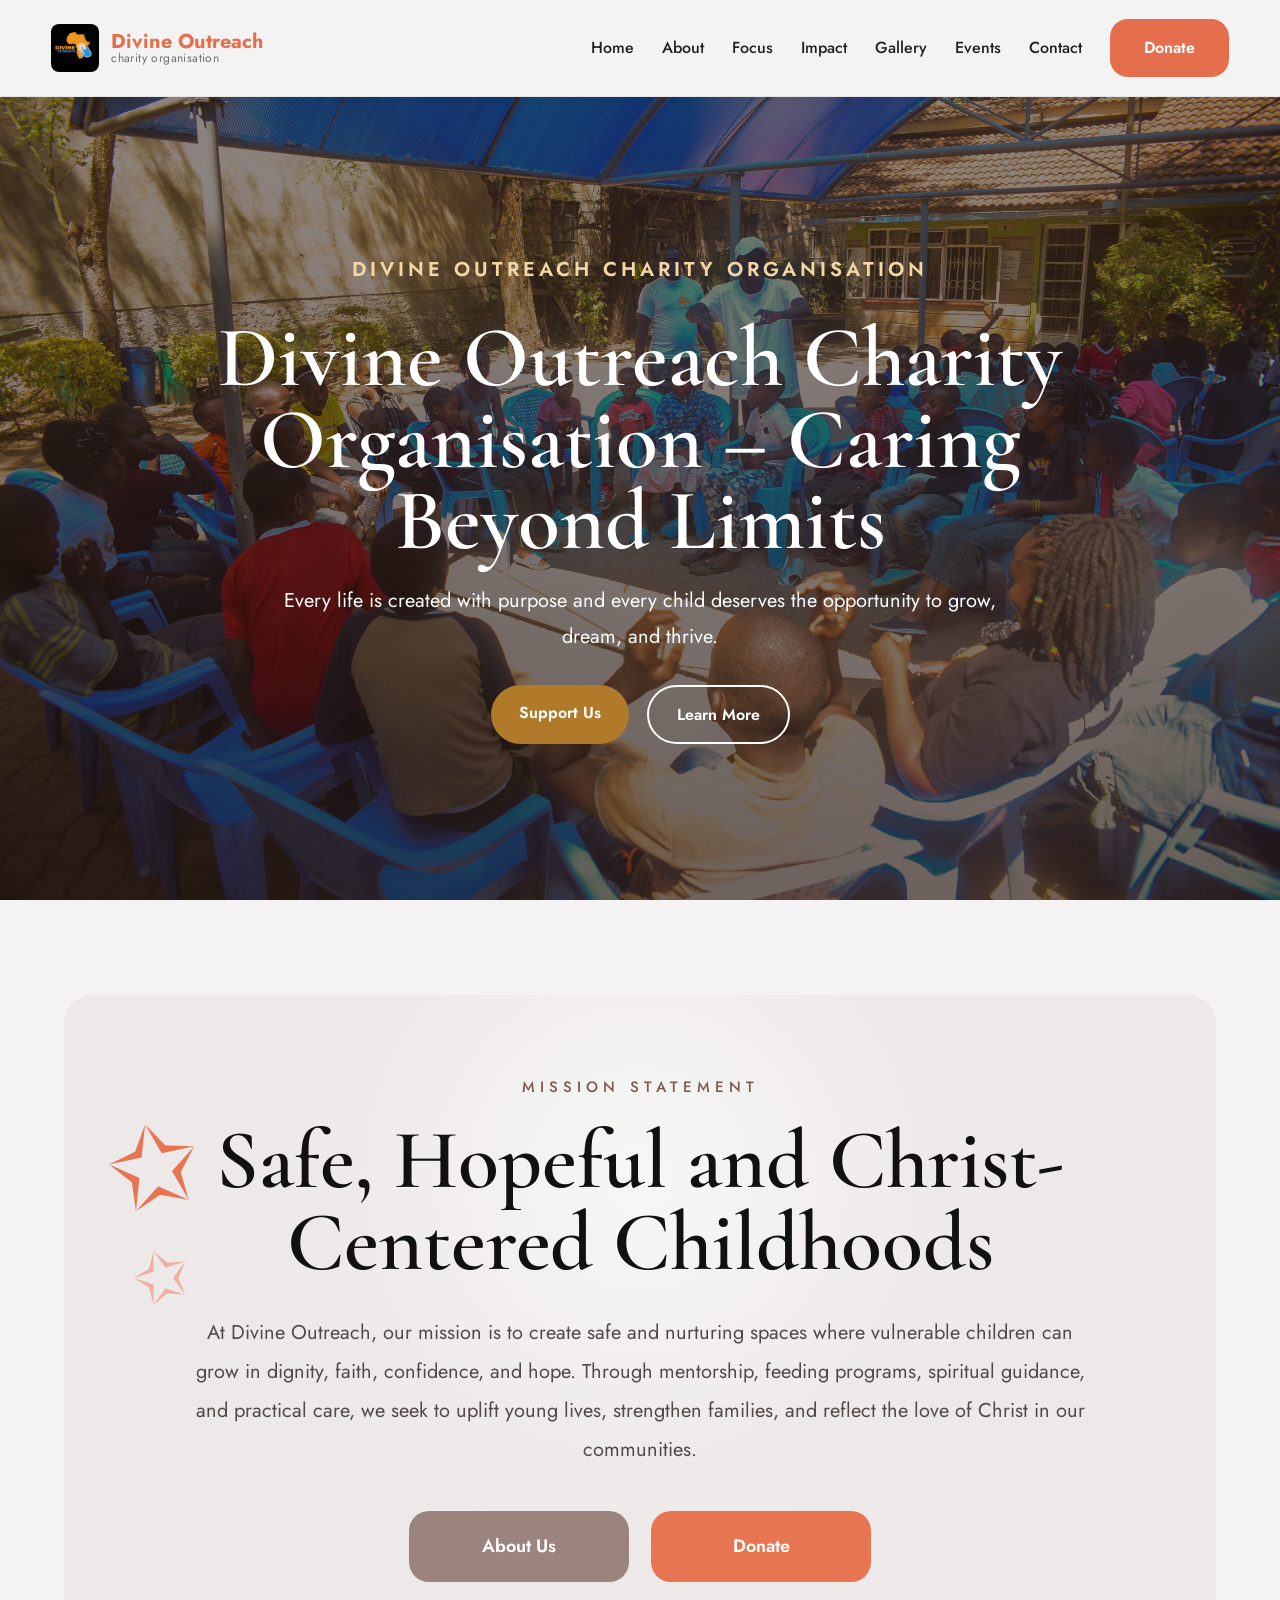
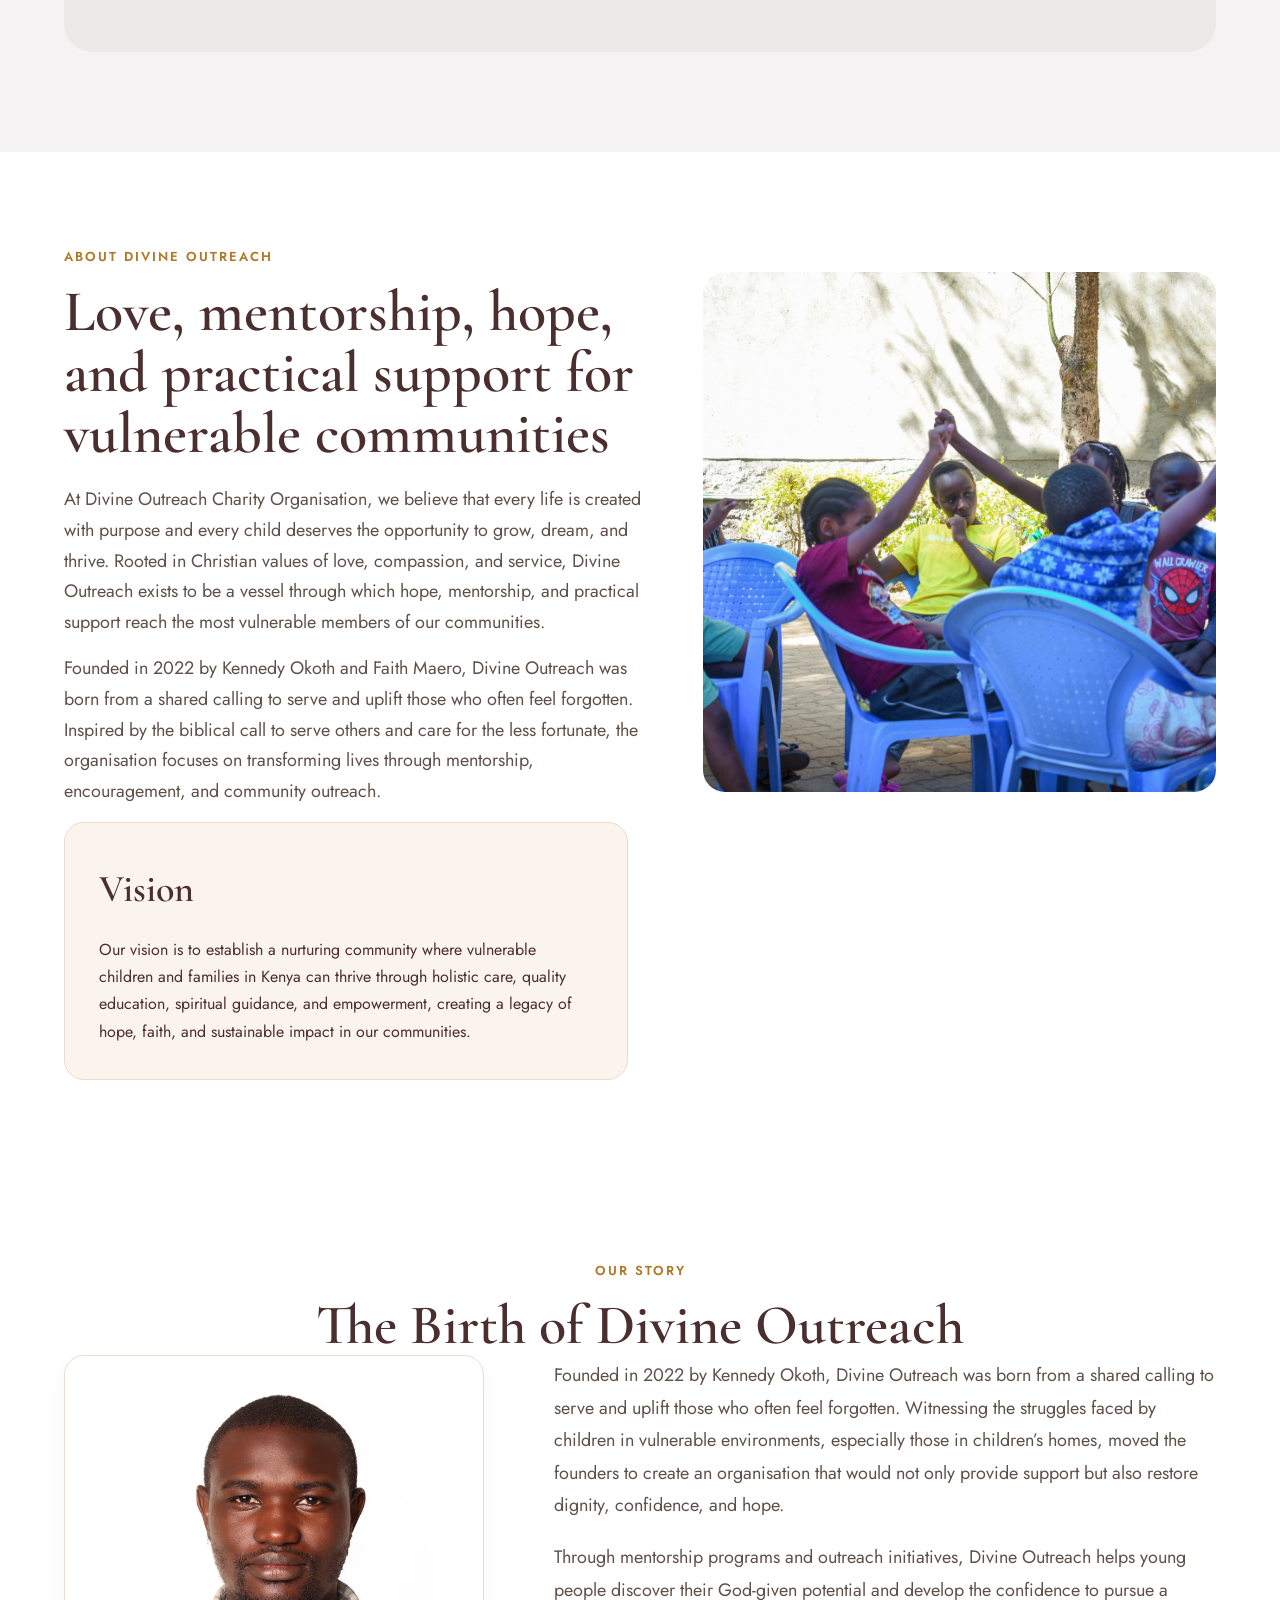
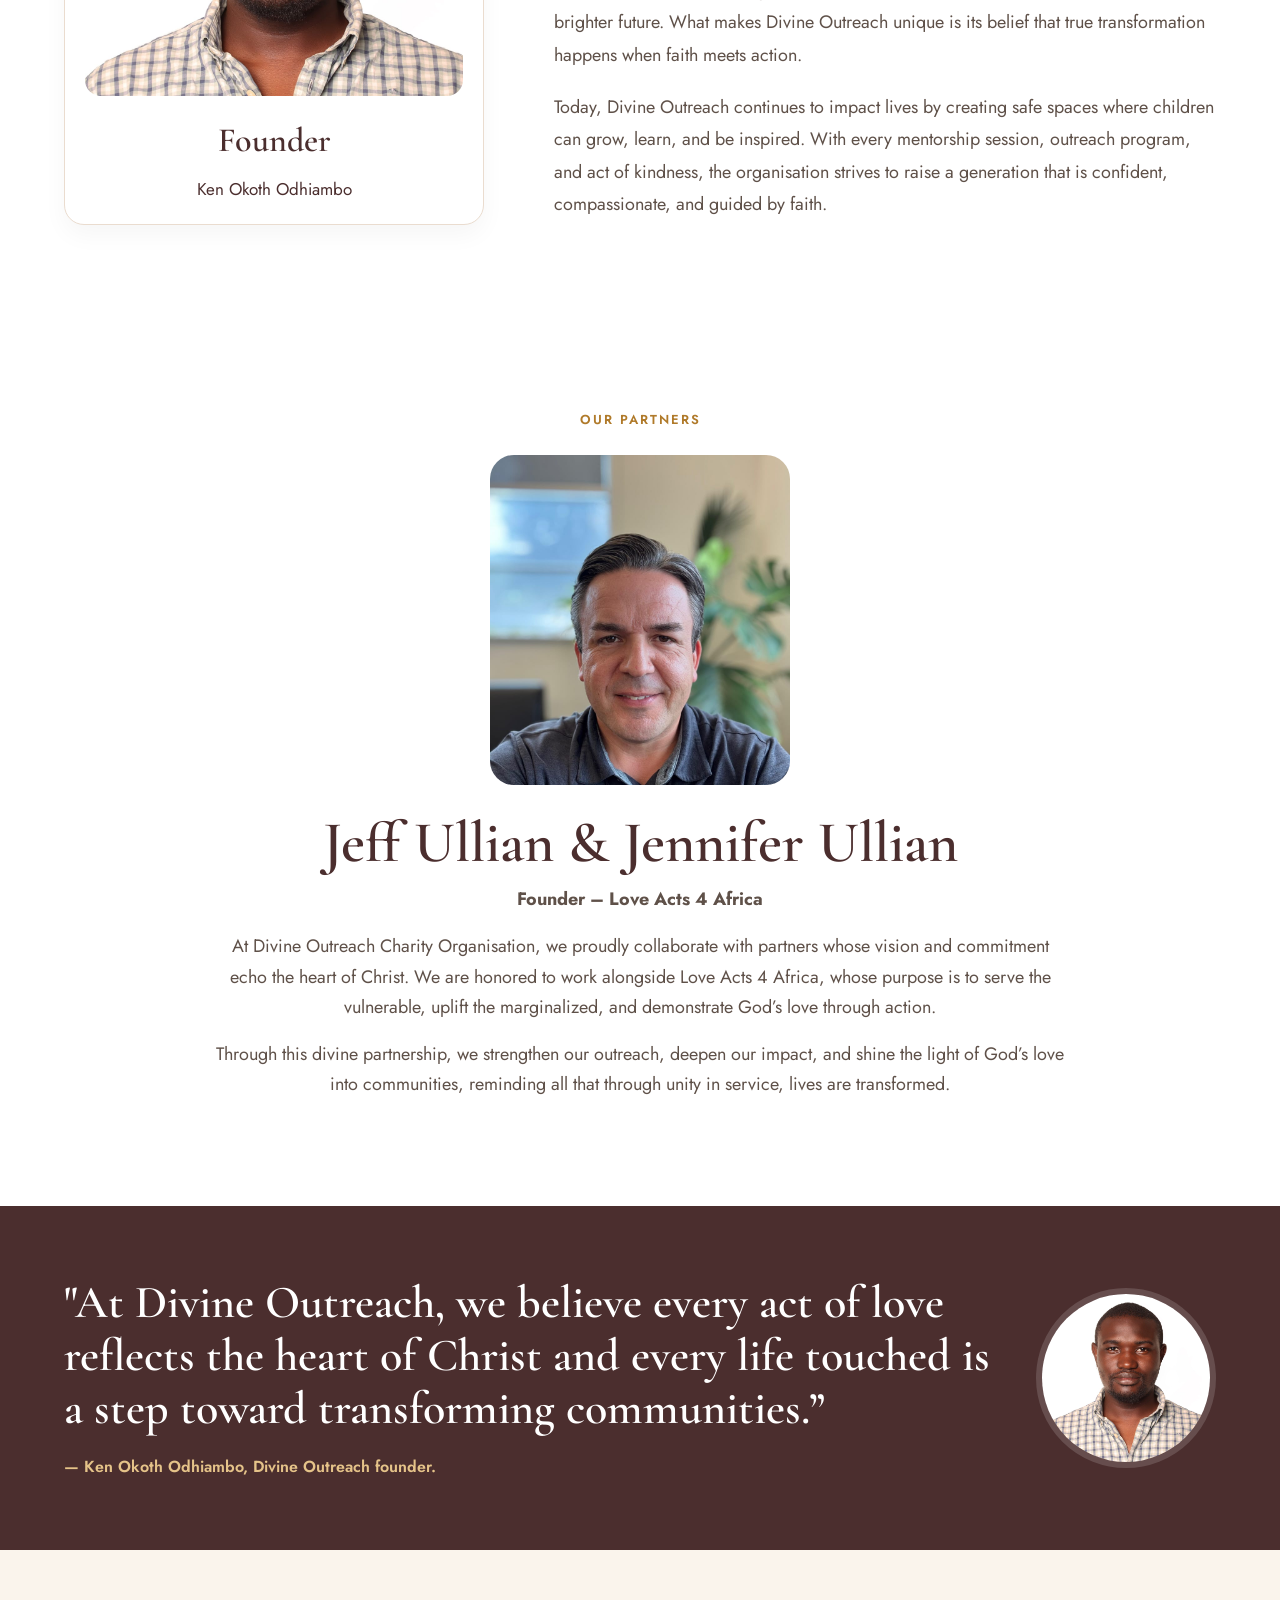
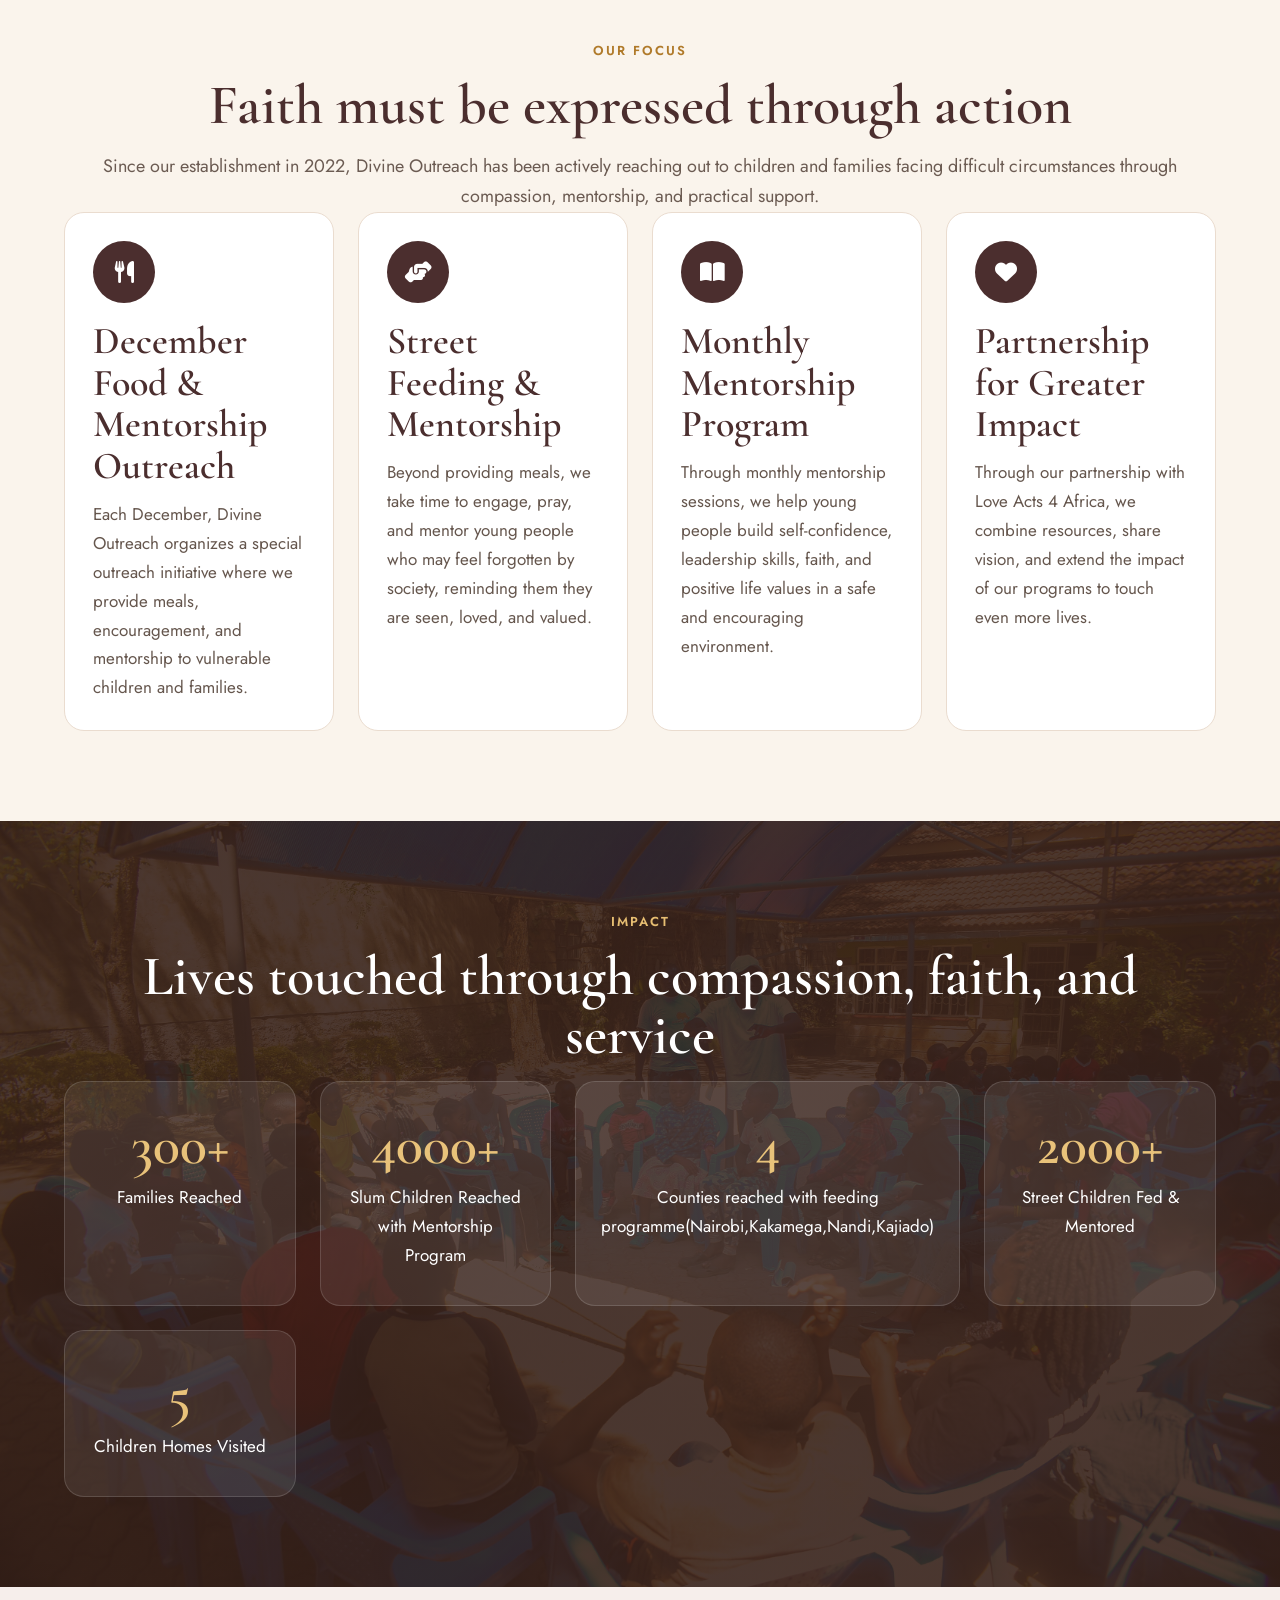
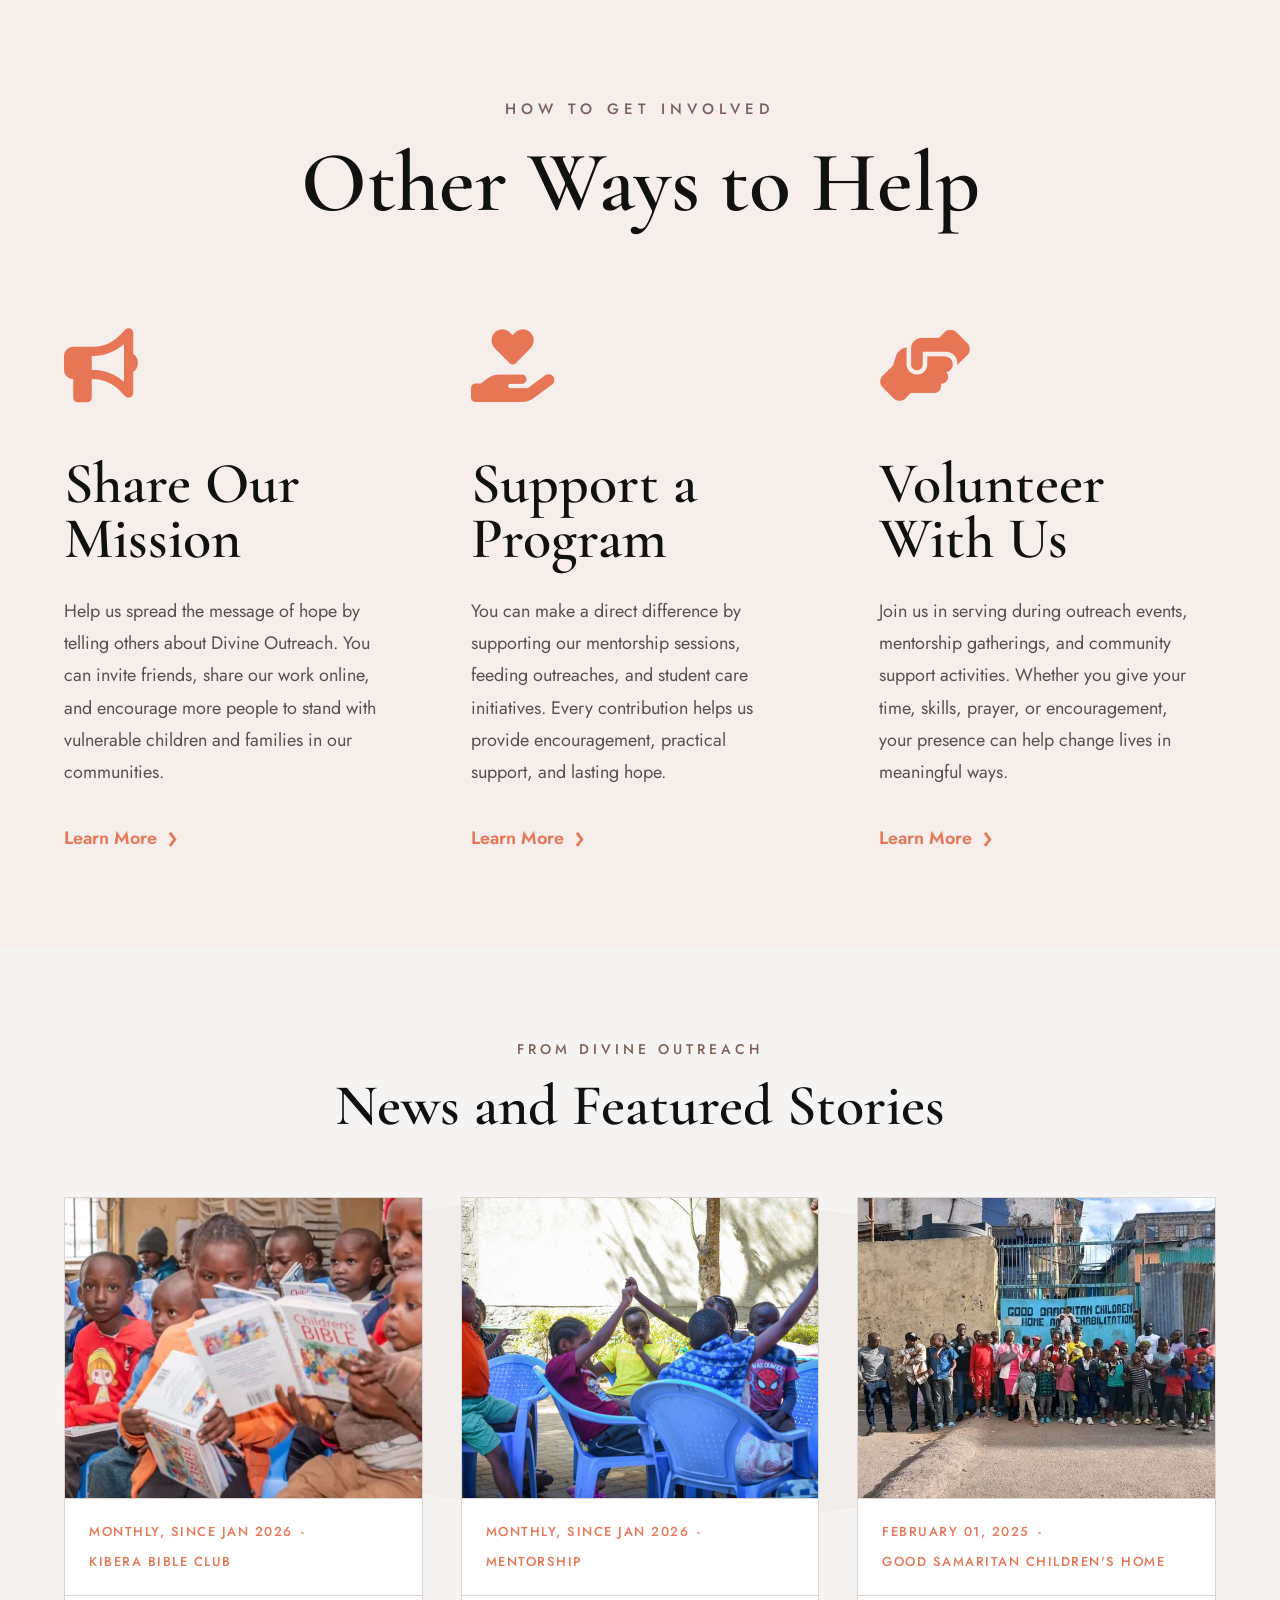
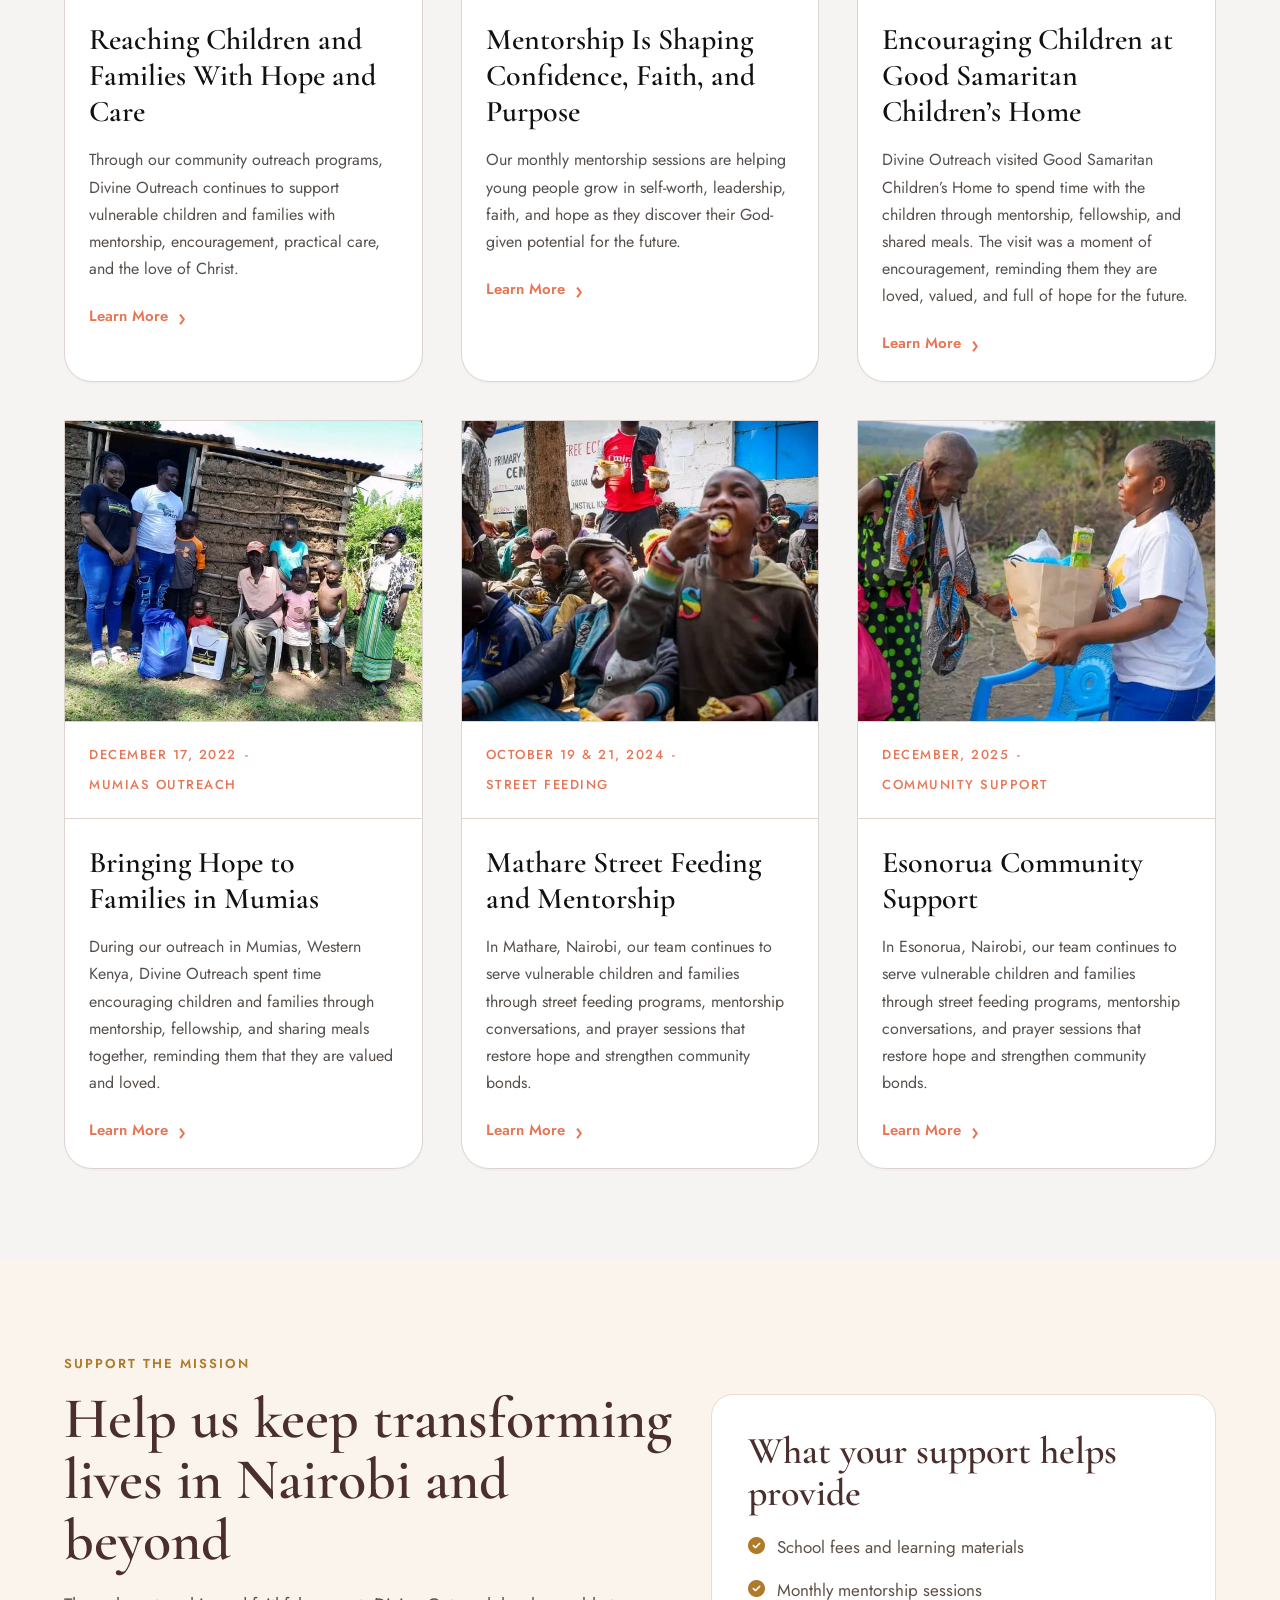
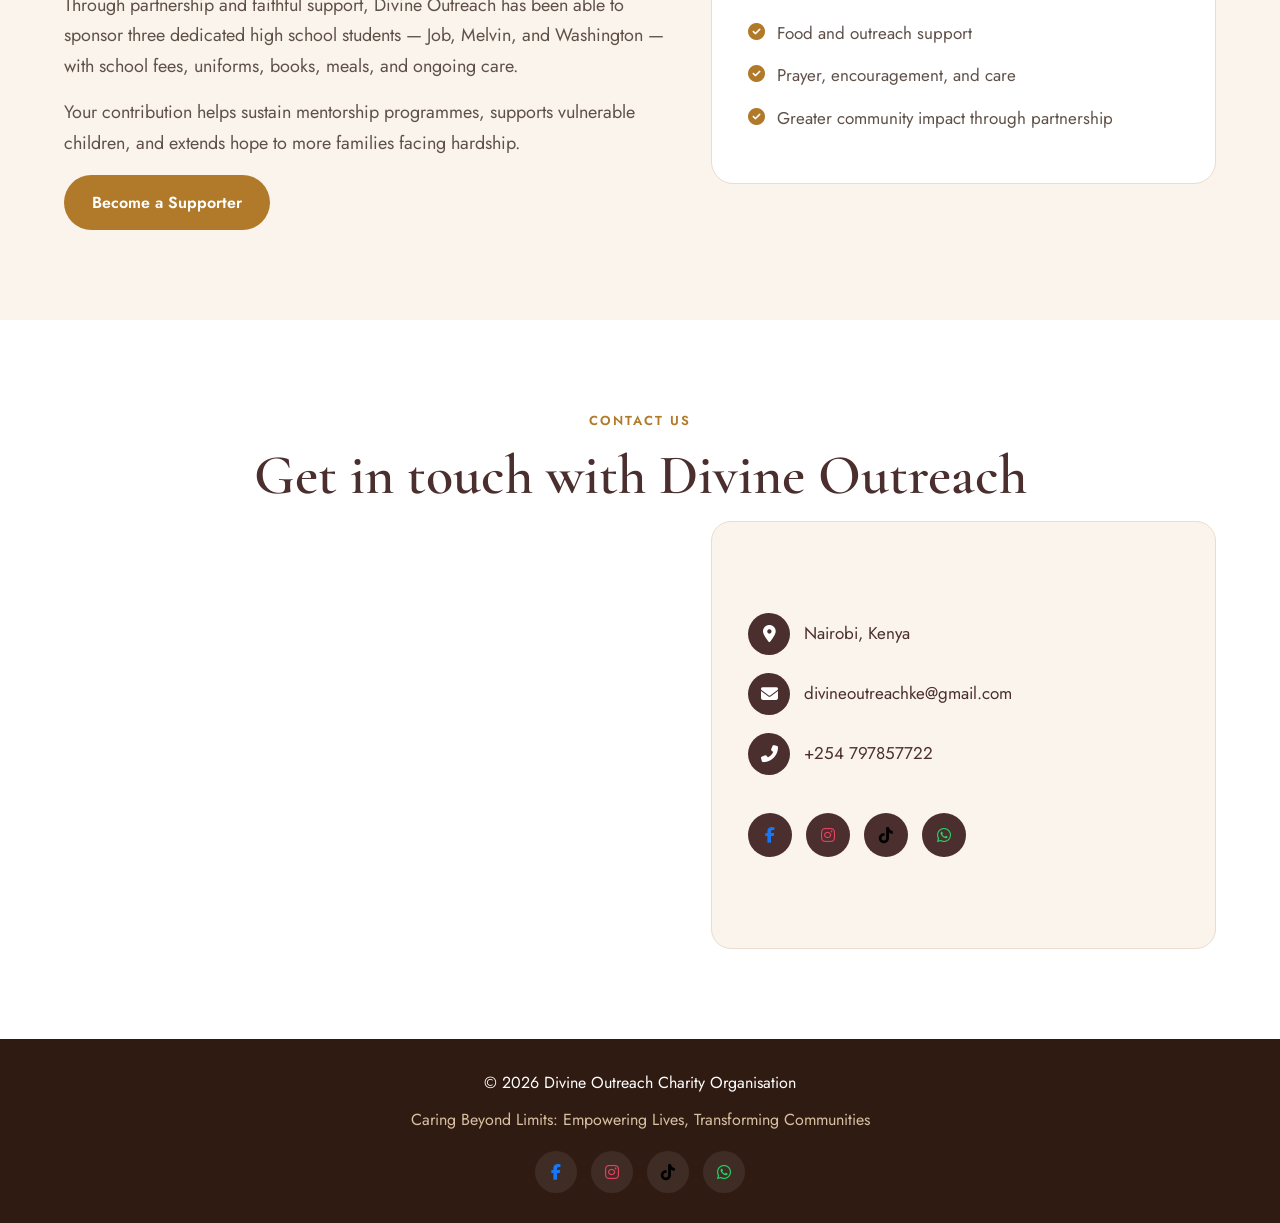
<file: index.html>
<!DOCTYPE html>
<html lang="en">
<head>
  <meta charset="UTF-8" />
  <meta name="viewport" content="width=device-width, initial-scale=1.0" />
  <title>Divine Outreach Charity Organisation | Supporting Vulnerable Children in Kenya</title>
  <meta name="description" content="Divine Outreach Charity Organisation is a Christian nonprofit in Nairobi, Kenya, supporting vulnerable children and families through mentorship, feeding programs, education support, community outreach, and faith-based initiatives.">

<meta name="keywords" content="Divine Outreach, charity Kenya, NGO Nairobi, vulnerable children Kenya, mentorship programs Kenya, feeding program Nairobi, Christian charity Kenya, community outreach Kenya, child sponsorship Kenya, nonprofit organization Kenya">

<meta name="author" content="Divine Outreach Charity Organisation">

<meta name="robots" content="index, follow">

<link rel="canonical" href="https://divineoutreach.netlify.app/">
  <meta property="og:title" content="Divine Outreach Charity Organisation | Caring Beyond Limits">
<meta property="og:description" content="Supporting vulnerable children and families in Kenya through mentorship, feeding programs, education support, faith-based outreach, and community empowerment.">
<meta property="og:image" content="https://divineoutreach.netlify.app/images/logo.jpeg">
<meta property="og:url" content="https://divineoutreach.netlify.app/">
<meta property="og:type" content="website">
<meta property="og:site_name" content="Divine Outreach Charity Organisation">
<meta property="og:locale" content="en_KE">

<meta name="twitter:card" content="summary_large_image">
<meta name="twitter:title" content="Divine Outreach Charity Organisation">
<meta name="twitter:description" content="Empowering vulnerable children and families through mentorship, feeding programs, education support and faith-based outreach in Kenya.">
<meta name="twitter:image" content="https://divineoutreach.netlify.app/images/logo.jpeg">
  <!-- Fonts & Icons -->
  <link href="https://fonts.googleapis.com/css2?family=Cormorant+Garamond:wght@400;500;600;700&family=Jost:wght@400;500;600;700&display=swap" rel="stylesheet">
  <link rel="stylesheet" href="https://cdnjs.cloudflare.com/ajax/libs/font-awesome/6.4.0/css/all.min.css">
  <link rel="stylesheet" href="style.css">

  <script type="application/ld+json">
{
  "@context":"https://schema.org",
  "@type":"NGO",
  "name":"Divine Outreach Charity Organisation",
  "url":"https://divineoutreach.netlify.app",
  "logo":"https://divineoutreach.netlify.app/images/logo.jpeg",
  "description":"Christian charity organization supporting vulnerable children and families through mentorship, feeding programs, education support, and community outreach in Kenya.",
  "address":{
    "@type":"PostalAddress",
    "addressLocality":"Nairobi",
    "addressCountry":"KE"
  },
  "email":"divineoutreachke@gmail.com",
  "telephone":"+254797857722",
  "sameAs":[
    "https://www.facebook.com/profile.php?id=100091860741472",
    "https://www.instagram.com/divineoutreachke",
    "https://www.tiktok.com/@divine_outreach_ke"
  ]
}
</script>
</head>
<body>

  <nav class="main-nav">
  <div class="nav-wrapper">

    <div class="nav-logo">
     <img src="./images/logo.jpeg" alt="Divine Outreach Kenya Charity Organisation Logo - Supporting Children & Communities">
      <div class="logo-text">
        <span class="logo-name">Divine Outreach</span>
        <span class="logo-sub">charity organisation</span>
      </div>
    </div>

    <div class="hamburger" id="hamburger">
      <span></span>
      <span></span>
      <span></span>
    </div>

    <ul class="nav-menu" id="navLinks">
      <li><a href="./">Home</a></li>
      <li><a href="#about">About</a></li>
      <li><a href="#programs">Focus</a></li>
      <li><a href="#impact">Impact</a></li>
     <li><a href="gallery.html">Gallery</a></li>
      <li><a href="events.html">Events</a></li>
      <li><a href="#contact">Contact</a></li>
    </ul>

    <a href="donate.html" class="donate-btn">Donate</a>
  </div>
</nav>

  <section id="hero">
  <div class="hero-slide active">
    <img src="./images/KPX_3565.jpg" class="hero-img" alt="Divine Outreach outreach">
    <div class="hero-overlay"></div>
    <div class="hero-content">
      <p class="hero-tag">Divine Outreach Charity Organisation</p>
      <h1>Divine Outreach Charity Organisation – Caring Beyond Limits</h1>
      <p>
        Every life is created with purpose and every child deserves the
        opportunity to grow, dream, and thrive.
      </p>
      <div class="hero-buttons">
        <a href="donate.html" class="btn">Support Us</a>
        <a href="#about" class="btn btn-outline">Learn More</a>
      </div>
    </div>
  </div>

  <div class="hero-slide">
    <img src="./images/KPX_3647.jpg" class="hero-img" alt="Mentorship and care">
    <div class="hero-overlay"></div>
    <div class="hero-content">
      <p class="hero-tag">Faith In Action</p>
      <h1>MENTORING LIVES WITH LOVE</h1>
      <p>
        Through mentorship, prayer, encouragement, and practical support,
        we help children and families find hope again.
      </p>
      <div class="hero-buttons">
        <a href="#programs" class="btn">Our Focus</a>
        <a href="#contact" class="btn btn-outline">Join Us</a>
      </div>
    </div>
  </div>

  <div class="hero-slide">
    <img src="./images/do2.jpeg" class="hero-img" alt="Community impact">
    <div class="hero-overlay"></div>
    <div class="hero-content">
      <p class="hero-tag">Hope For Communities</p>
      <h1>FAITH CHANGING LIVES</h1>
      <p>
        We believe true transformation happens when faith meets action and
        compassion reaches those who need it most.
      </p>
      <div class="hero-buttons">
        <a href="#impact" class="btn">See Impact</a>
        <a href="donate.html" class="mission-btn mission-btn-orange">Donate</a>
      </div>
    </div>
  </div>
</section>

<section style="display:none;">
  <h2>Divine Outreach Charity Organisation Kenya</h2>
  <p>
    Divine Outreach Charity Organisation is a Christian nonprofit organization based in Nairobi, Kenya. We support vulnerable children and families through mentorship programs, feeding initiatives, educational support, community outreach, faith-based empowerment, and child sponsorship opportunities.
  </p>
</section>

<section class="mission-statement-section">
  <div class="container mission-statement-box">
    <div class="mission-decor decor-left-one">✩</div>
    <div class="mission-decor decor-left-two">✩</div>

    <p class="mission-mini-title">MISSION STATEMENT</p>
    <h2>Safe, Hopeful and Christ-Centered Childhoods</h2>
    <p class="mission-text">
      At Divine Outreach, our mission is to create safe and nurturing spaces
      where vulnerable children can grow in dignity, faith, confidence, and hope.
      Through mentorship, feeding programs, spiritual guidance, and practical care,
      we seek to uplift young lives, strengthen families, and reflect the love of
      Christ in our communities.
    </p>

    <div class="mission-buttons">
      <a href="#about" class="mission-btn mission-btn-dark">About Us</a>
      <a href="donate.html" class="mission-btn mission-btn-orange">Donate</a>
    </div>
  </div>
</section>
  <!-- About -->
  <section id="about" class="section">
    <div class="container about-container">
      <div class="about-text">
        <span class="section-label">About Divine Outreach</span>
        <h2>Love, mentorship, hope, and practical support for vulnerable communities</h2>
        <p>
          At Divine Outreach Charity Organisation, we believe that every life is created
          with purpose and every child deserves the opportunity to grow, dream, and thrive.
          Rooted in Christian values of love, compassion, and service, Divine Outreach
          exists to be a vessel through which hope, mentorship, and practical support
          reach the most vulnerable members of our communities.
        </p>
        <p>
          Founded in 2022 by Kennedy Okoth and Faith Maero, Divine Outreach was born
          from a shared calling to serve and uplift those who often feel forgotten.
          Inspired by the biblical call to serve others and care for the less fortunate,
          the organisation focuses on transforming lives through mentorship,
          encouragement, and community outreach.
        </p>
      </div>

      <div class="about-image">
        <img src="./images/KPX_3647.jpg" alt="About Divine Outreach">
      </div>
    </div>

    <div class="container vision-mission">
      <div class="vm-card">
        <h3>Vision</h3>
        <p>
          Our vision is to establish a nurturing community where vulnerable children
          and families in Kenya can thrive through holistic care, quality education,
          spiritual guidance, and empowerment, creating a legacy of hope, faith,
          and sustainable impact in our communities.
        </p>
      </div>

     
    </div>
  </section>

<!-- Founder Story -->
<section id="founder-story" class="section">
  <div class="container founder-top">
    <span class="section-label center">Our Story</span>
    <h2>The Birth of Divine Outreach</h2>
  </div>

  <div class="container founder-grid">

    <!-- LEFT: Founder -->
    <div class="founder-avatars">
      <article class="founder-card">
        <img src="./images/do6.jpeg" alt="Ken Okoth Odhiambo">
        <h4>Founder</h4>
        <p>Ken Okoth Odhiambo</p>
      </article>
    </div>

    <!-- RIGHT: Story -->
    <div class="founder-text">
      <p>
        Founded in 2022 by Kennedy Okoth, Divine Outreach was born
        from a shared calling to serve and uplift those who often feel forgotten.
        Witnessing the struggles faced by children in vulnerable environments,
        especially those in children’s homes, moved the founders to create an
        organisation that would not only provide support but also restore dignity,
        confidence, and hope.
      </p>

      <p>
        Through mentorship programs and outreach initiatives, Divine Outreach helps
        young people discover their God-given potential and develop the confidence
        to pursue a brighter future. What makes Divine Outreach unique is its belief
        that true transformation happens when faith meets action.
      </p>

      <p>
        Today, Divine Outreach continues to impact lives by creating safe spaces
        where children can grow, learn, and be inspired. With every mentorship
        session, outreach program, and act of kindness, the organisation strives
        to raise a generation that is confident, compassionate, and guided by faith.
      </p>
    </div>

  </div>
</section>  
  <!-- Founder Story
  <section id="founder-story" class="section">
    <div class="container founder-top">
      <span class="section-label center">Our Story</span>
      <h2>The Birth of Divine Outreach</h2>
    </div>

    <div class="container founder-grid">
      <div class="founder-avatars">
        <article class="founder-card">
          <img src="./images/do6.jpeg" alt="Ken Okoth Odhiambo">
          <h4>Founder</h4>
          <p>Ken Okoth Odhiambo</p>
        </article>

        <article class="founder-card">
          <img src="./images/do8.jpeg" alt="Faith Maero">
          <h4>Co-founder</h4>
          <p>Faith Maero</p>
        </article>
      </div>

      <div class="founder-text">
        <p>
          Founded in 2022 by Kennedy Okoth, Divine Outreach was born
          from a shared calling to serve and uplift those who often feel forgotten.
          Witnessing the struggles faced by children in vulnerable environments,
          especially those in children’s homes, moved the founders to create an
          organisation that would not only provide support but also restore dignity,
          confidence, and hope.
        </p>

        <p>
          Through mentorship programs and outreach initiatives, Divine Outreach helps
          young people discover their God-given potential and develop the confidence
          to pursue a brighter future. What makes Divine Outreach unique is its belief
          that true transformation happens when faith meets action.
        </p>

        <p>
          Today, Divine Outreach continues to impact lives by creating safe spaces
          where children can grow, learn, and be inspired. With every mentorship
          session, outreach program, and act of kindness, the organisation strives
          to raise a generation that is confident, compassionate, and guided by faith.
        </p>

        <p class="founder-signature">
          “When faith moves us to serve, hope is restored, lives are uplifted,
          and God’s love becomes visible in the world.”<br>
          <strong>Faith Maero, Co-founder of Divine Outreach</strong>
        </p>
      </div>
    </div>
  </section> -->

  <!-- Partner -->
<section class="section">
  <div class="container partner-feature">
    <div class="partner-text">
      <span class="section-label">Our Partners</span>

      <div class="partner-image">
        <img src="./images/pat.jpeg" alt="Jeff Ullian and Jennifer Ullian">
      </div>

      <h2>Jeff Ullian & Jennifer Ullian</h2>
      <p class="partner-role">Founder – Love Acts 4 Africa</p>
      <p>
        At Divine Outreach Charity Organisation, we proudly collaborate with
        partners whose vision and commitment echo the heart of Christ.
        We are honored to work alongside Love Acts 4 Africa, whose purpose is
        to serve the vulnerable, uplift the marginalized, and demonstrate God’s
        love through action.
      </p>
      <p>
        Through this divine partnership, we strengthen our outreach, deepen our
        impact, and shine the light of God’s love into communities, reminding all
        that through unity in service, lives are transformed.
      </p>
    </div>
  </div>
</section>
  <!-- Quote -->
  <section class="quote-section">
    <div class="container quote-content">
      <div class="quote-text-wrap">
        <p class="quote-text">
          "At Divine Outreach, we believe every act of love reflects the heart of Christ
          and every life touched is a step toward transforming communities.”
        </p>
        <span class="quote-author">— Ken Okoth Odhiambo, Divine Outreach founder.</span>
      </div>
      <img src="./images/do6.jpeg" alt="Ken Okoth Odhiambo" class="quote-image">
    </div>
  </section>

  <!-- Programs -->
  <section id="programs" class="section section-cream">
    <div class="container section-heading">
      <span class="section-label center">Our Focus</span>
      <h2>Faith must be expressed through action</h2>
      <p>
        Since our establishment in 2022, Divine Outreach has been actively reaching
        out to children and families facing difficult circumstances through
        compassion, mentorship, and practical support.
      </p>
    </div>

    <div class="container program-grid">
      <div class="program-card">
        <div class="program-icon"><i class="fas fa-utensils"></i></div>
        <h3>December Food & Mentorship Outreach</h3>
        <p>
          Each December, Divine Outreach organizes a special outreach initiative
          where we provide meals, encouragement, and mentorship to vulnerable
          children and families.
        </p>
      </div>

      <div class="program-card">
        <div class="program-icon"><i class="fas fa-hands-helping"></i></div>
        <h3>Street Feeding & Mentorship</h3>
        <p>
          Beyond providing meals, we take time to engage, pray, and mentor young
          people who may feel forgotten by society, reminding them they are seen,
          loved, and valued.
        </p>
      </div>

      <div class="program-card">
        <div class="program-icon"><i class="fas fa-book-open"></i></div>
        <h3>Monthly Mentorship Program</h3>
        <p>
          Through monthly mentorship sessions, we help young people build
          self-confidence, leadership skills, faith, and positive life values in
          a safe and encouraging environment.
        </p>
      </div>

      <div class="program-card">
        <div class="program-icon"><i class="fas fa-heart"></i></div>
        <h3>Partnership for Greater Impact</h3>
        <p>
          Through our partnership with Love Acts 4 Africa, we combine resources,
          share vision, and extend the impact of our programs to touch even more lives.
        </p>
      </div>
    </div>
  </section>

  <!-- Stats -->
  <section id="impact" class="section impact-section">
    <div class="container section-heading light-text">
      <span class="section-label center gold">Impact</span>
      <h2>Lives touched through compassion, faith, and service</h2>
    </div>

    <div class="container impact-grid">
      <div class="impact-card">
        <h3>300+</h3>
        <p>Families Reached</p>
      </div>
      <div class="impact-card">
        <h3>4000+</h3>
        <p>Slum Children Reached with Mentorship Program</p>
      </div>
      <div class="impact-card">
        <h3>4</h3>
        <p>Counties reached with feeding programme(Nairobi,Kakamega,Nandi,Kajiado)</p>
      </div>
      <div class="impact-card">
        <h3>2000+</h3>
        <p>Street Children Fed & Mentored</p>
      </div>
      <div class="impact-card">
        <h3>5</h3>
        <p>Children Homes Visited</p>
      </div>
    </div>
  </section>
<section id="get-involved" class="section get-involved-section">
  <div class="container">
    <div class="get-involved-header">
      <p class="mini-title">HOW TO GET INVOLVED</p>
      <h2>Other Ways to Help</h2>
    </div>

    <div class="help-grid">
      <div class="help-card">
        <div class="help-icon">
          <i class="fas fa-bullhorn"></i>
        </div>
        <h3>Share Our Mission</h3>
        <p>
          Help us spread the message of hope by telling others about Divine Outreach.
          You can invite friends, share our work online, and encourage more people to
          stand with vulnerable children and families in our communities.
        </p>
        <a href="#contact" class="help-link">
          Learn More <span>&rsaquo;</span>
        </a>
      </div>

      <div class="help-card">
        <div class="help-icon">
          <i class="fas fa-hand-holding-heart"></i>
        </div>
        <h3>Support a Program</h3>
        <p>
          You can make a direct difference by supporting our mentorship sessions,
          feeding outreaches, and student care initiatives. Every contribution helps
          us provide encouragement, practical support, and lasting hope.
        </p>
        <a href="#support" class="help-link">
          Learn More <span>&rsaquo;</span>
        </a>
      </div>

      <div class="help-card">
        <div class="help-icon">
          <i class="fas fa-hands-helping"></i>
        </div>
        <h3>Volunteer With Us</h3>
        <p>
          Join us in serving during outreach events, mentorship gatherings, and
          community support activities. Whether you give your time, skills, prayer,
          or encouragement, your presence can help change lives in meaningful ways.
        </p>
        <a href="#contact" class="help-link">
          Learn More <span>&rsaquo;</span>
        </a>
      </div>
    </div>
  </div>
</section>

<section id="stories" class="section stories-section">
  <div class="container stories-wrapper">
    <div class="stories-header">
      <p class="stories-mini-title">FROM DIVINE OUTREACH</p>
      <h2>News and Featured Stories</h2>
    </div>

    <div class="stories-grid">
      <article class="story-card">
        <div class="story-image-wrap">
          <img src="./images/do2.jpeg" alt="Children in community" class="story-image">
        </div>

        <div class="story-meta">
          <span>MONTHLY, SINCE JAN 2026</span>
          <span>-</span>
          <span>Kibera Bible Club</span>
        </div>

        <div class="story-body">
          <h3>Reaching Children and Families With Hope and Care</h3>
          <p>
            Through our community outreach programs, Divine Outreach continues to
            support vulnerable children and families with mentorship, encouragement,
            practical care, and the love of Christ.
          </p>

          <div class="story-footer">
            <a href="#contact" class="story-link">
              Learn More <span>&rsaquo;</span>
            </a>

          </div>
        </div>
      </article>

      <article class="story-card">
        <div class="story-image-wrap">
          <img src="./images/KPX_3647.jpg" alt="Mentorship session" class="story-image">
        </div>

        <div class="story-meta">
          <span>MONTHLY, SINCE JAN 2026</span>
          <span>-</span>
          <span>MENTORSHIP</span>
        </div>

        <div class="story-body">
          <h3>Mentorship Is Shaping Confidence, Faith, and Purpose</h3>
          <p>
            Our monthly mentorship sessions are helping young people grow in
            self-worth, leadership, faith, and hope as they discover their
            God-given potential for the future.
          </p>

          <div class="story-footer">
            <a href="#contact" class="story-link">
              Learn More <span>&rsaquo;</span>
            </a>

          </div>
        </div>
      </article>

      <article class="story-card">
        <div class="story-image-wrap">
          <img src="./images/do12.jpeg" alt="Children supported by outreach" class="story-image">
        </div>

        <div class="story-meta">
          <span>FEBRUARY 01, 2025</span>
          <span>-</span>
          <span>GOOD SAMARITAN CHILDREN'S HOME</span>
        </div>

        <div class="story-body">
          <h3>Encouraging Children at Good Samaritan Children’s Home</h3>
<p>
  Divine Outreach visited Good Samaritan Children’s Home to spend time with the
  children through mentorship, fellowship, and shared meals. The visit was a
  moment of encouragement, reminding them they are loved, valued, and full of
  hope for the future.
</p>

          <div class="story-footer">
            <a href="#contact" class="story-link">
              Learn More <span>&rsaquo;</span>
            </a>

          </div>
        </div>
      </article>

      <article class="story-card">
  <div class="story-image-wrap">
    <img src="./images/do11.jpeg" alt="Mumias outreach event" class="story-image">
  </div>

  <div class="story-meta">
    <span>DECEMBER 17, 2022</span>
    <span>-</span>
    <span>MUMIAS OUTREACH</span>
  </div>

  <div class="story-body">
    <h3>Bringing Hope to Families in Mumias</h3>
    <p>
      During our outreach in Mumias, Western Kenya, Divine Outreach spent time
      encouraging children and families through mentorship, fellowship, and
      sharing meals together, reminding them that they are valued and loved.
    </p>

    <div class="story-footer">
      <a href="#contact" class="story-link">
        Learn More <span>&rsaquo;</span>
      </a>
    </div>
  </div>
</article>


<article class="story-card">
  <div class="story-image-wrap">
    <img src="./images/do10.jpeg" alt="Mathare street feeding program" class="story-image">
  </div>

  <div class="story-meta">
    <span>OCTOBER 19 & 21, 2024</span>
    <span>-</span>
    <span>STREET FEEDING</span>
  </div>

  <div class="story-body">
    <h3>Mathare Street Feeding and Mentorship</h3>
    <p>
      In Mathare, Nairobi, our team continues to serve vulnerable children and
      families through street feeding programs, mentorship conversations, and
      prayer sessions that restore hope and strengthen community bonds.
    </p>

    <div class="story-footer">
      <a href="#contact" class="story-link">
        Learn More <span>&rsaquo;</span>
      </a>
    </div>
  </div>
</article>


<article class="story-card">
  <div class="story-image-wrap">
    <img src="./images/do9.jpeg" alt="Esonorua community support" class="story-image">
  </div>

  <div class="story-meta">
    <span>DECEMBER, 2025</span>
    <span>-</span>
    <span>COMMUNITY SUPPORT</span>
  </div>

  <div class="story-body">
    <h3>Esonorua Community Support</h3>
    <p>
      In Esonorua, Nairobi, our team continues to serve vulnerable children and
      families through street feeding programs, mentorship conversations, and
      prayer sessions that restore hope and strengthen community bonds.
    </p>

    <div class="story-footer">
      <a href="#contact" class="story-link">
        Learn More <span>&rsaquo;</span>
      </a>
    </div>
  </div>
</article>
    </div>
  </div>
</section>

  <!-- Sponsorship -->
  <section id="support" class="section section-cream">
    <div class="container support-grid">
      <div class="support-text">
        <span class="section-label">Support the Mission</span>
        <h2>Help us keep transforming lives in Nairobi and beyond</h2>
        <p>
          Through partnership and faithful support, Divine Outreach has been able
          to sponsor three dedicated high school students — Job, Melvin, and Washington —
          with school fees, uniforms, books, meals, and ongoing care.
        </p>
        <p>
          Your contribution helps sustain mentorship programmes,
          supports vulnerable children, and extends hope to more families facing hardship.
        </p>
        <a href="donate.html" class="btn">Become a Supporter</a>
      </div>

      <div class="support-box">
        <h3>What your support helps provide</h3>
        <ul>
          <li><i class="fas fa-check-circle"></i> School fees and learning materials</li>
          <li><i class="fas fa-check-circle"></i> Monthly mentorship sessions</li>
          <li><i class="fas fa-check-circle"></i> Food and outreach support</li>
          <li><i class="fas fa-check-circle"></i> Prayer, encouragement, and care</li>
          <li><i class="fas fa-check-circle"></i> Greater community impact through partnership</li>
        </ul>
      </div>
    </div>
  </section>

  <!-- Contact -->
  <section id="contact" class="section">
    <div class="container section-heading">
      <span class="section-label center">Contact Us</span>
      <h2>Get in touch with Divine Outreach</h2>
    </div>

    <div class="container contact-grid">
      <div class="contact-map">
       <iframe
  src="https://www.google.com/maps?q=Nairobi,Kenya&output=embed"
  loading="lazy"
  referrerpolicy="no-referrer-when-downgrade">
</iframe>
      </div>

      <div class="contact-info">
        <div class="contact-item">
          <i class="fas fa-map-marker-alt"></i>
          <span>Nairobi, Kenya</span>
        </div>

        <div class="contact-item">
          <i class="fas fa-envelope"></i>
          <a href="mailto:divineoutreachke@gmail.com">divineoutreachke@gmail.com</a>
        </div>

        <div class="contact-item">
          <i class="fas fa-phone-alt"></i>
          <span>+254 797857722</span>
        </div>

        <div class="contact-social">
          <a href="https://www.facebook.com/profile.php?id=100091860741472" target="_blank"><i class="fab fa-facebook-f"></i></a>
          <a href="https://www.instagram.com/divineoutreachke?igsh=MWtxbzQyanZjNHlobQ==" target="_blank"><i class="fab fa-instagram"></i></a>
          <a href="https://www.tiktok.com/@divine_outreach_ke?_r=1&_t=ZS-94dRq1vraHU" target="_blank"><i class="fab fa-tiktok"></i></a>
          <a href="https://wa.me/254797857722" target="_blank"><i class="fab fa-whatsapp"></i></a>
        </div>
      </div>
    </div>
  </section>

  <!-- Footer -->
  <footer>
    <div class="container footer-content">
      <p>&copy; 2026 Divine Outreach Charity Organisation</p>
      <p class="footer-note">Caring Beyond Limits: Empowering Lives, Transforming Communities</p>

      <div class="footer-social">
        
        <a href="https://www.facebook.com/profile.php?id=100091860741472" target="_blank"><i class="fab fa-facebook-f"></i></a>
        <a href="https://www.instagram.com/divineoutreachke?igsh=MWtxbzQyanZjNHlobQ==" target="_blank"><i class="fab fa-instagram"></i></a>
        <a href="https://www.tiktok.com/@divine_outreach_ke?_r=1&_t=ZS-94dRq1vraHU" target="_blank"><i class="fab fa-tiktok"></i></a>
        <a href="https://wa.me/254797857722" target="_blank"><i class="fab fa-whatsapp"></i></a>
      </div>
    </div>
  </footer>

  <script src="script.js"></script>
</body>
</html>
</file>
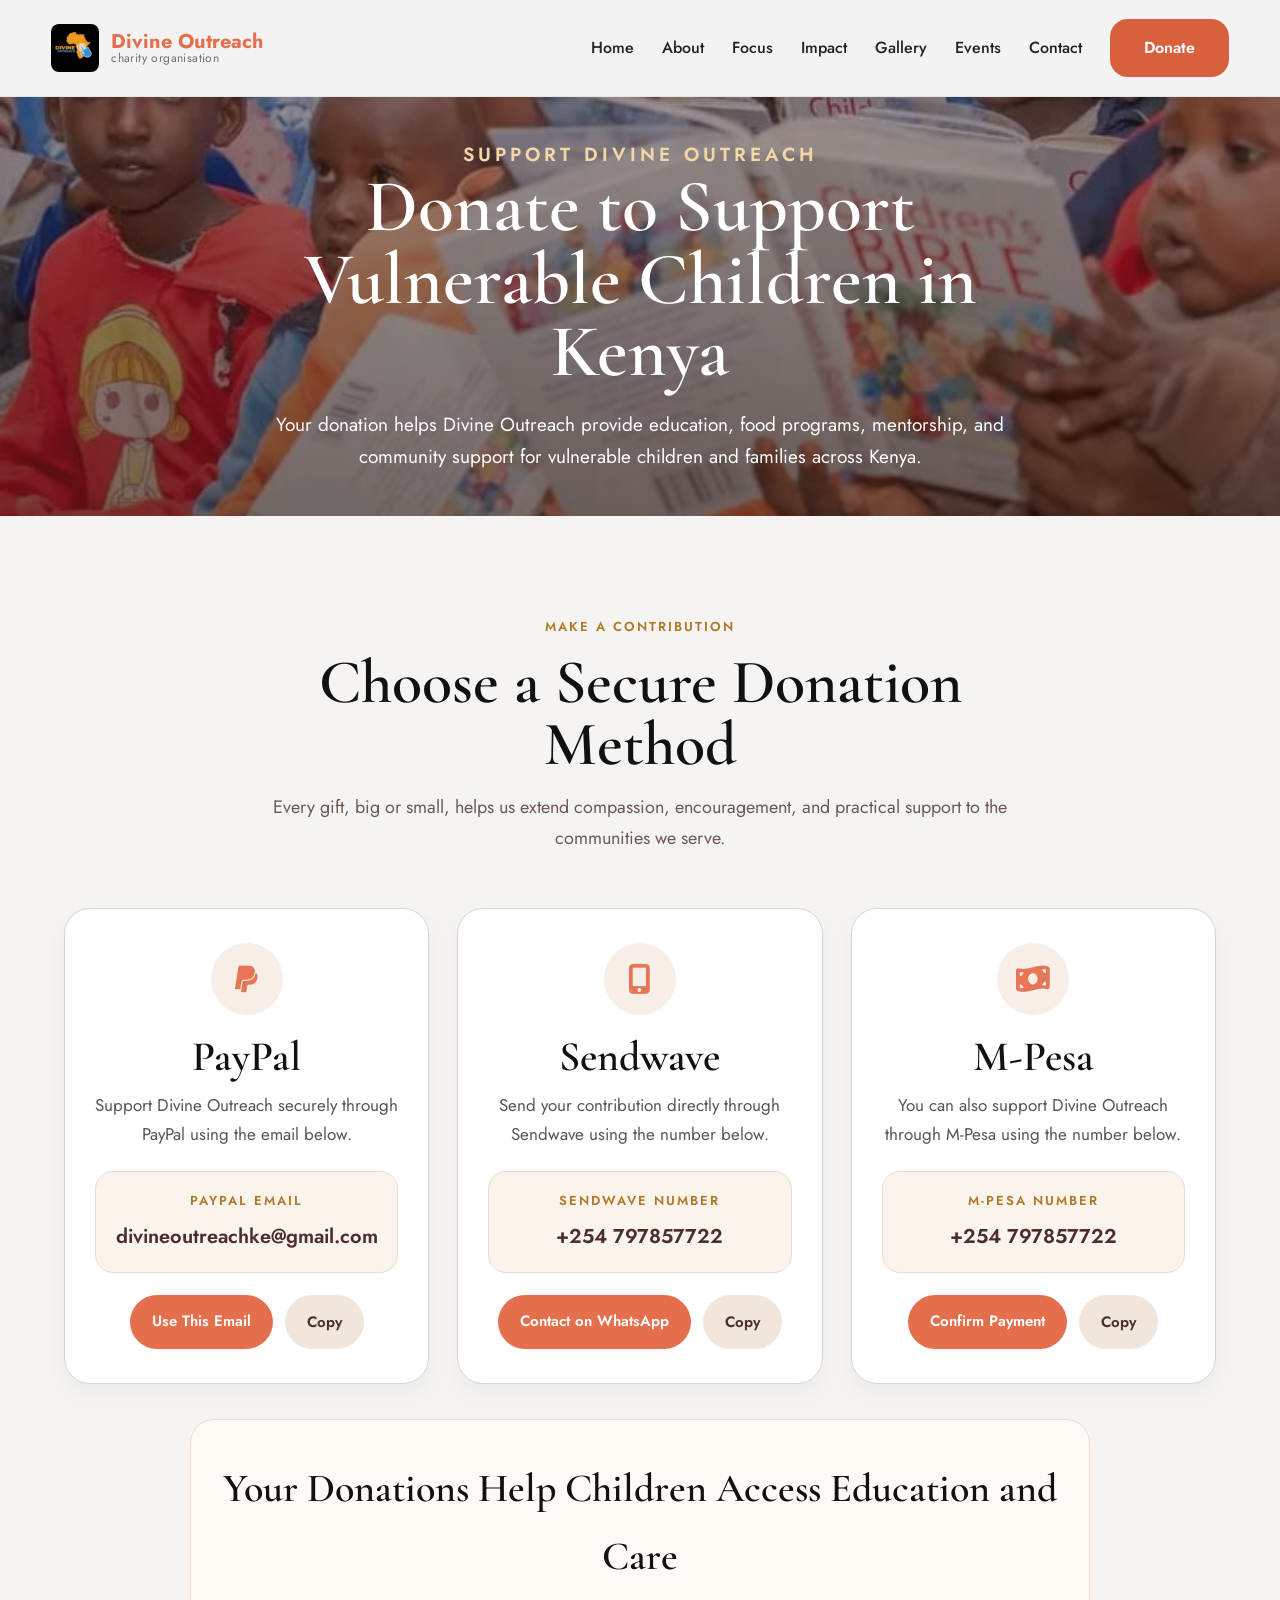
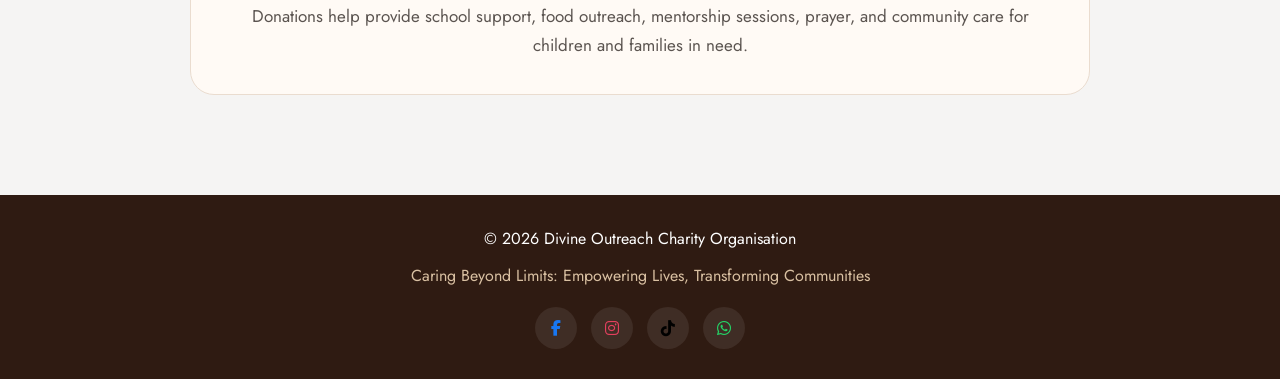
<file: donate.html>
<!DOCTYPE html>
<html lang="en">
<head>
  <meta charset="UTF-8" />
  <meta name="viewport" content="width=device-width, initial-scale=1.0" />

  <title>Donate to Divine Outreach Kenya | Support Children & Community Projects</title>

  <meta name="description" content="Donate to Divine Outreach Charity Organisation in Kenya. Support vulnerable children through education, feeding programs, mentorship, and community outreach. Secure donations via M-Pesa, PayPal, and Sendwave." />

  <meta name="keywords" content="donate Kenya, charity Kenya, NGO Kenya, Divine Outreach donation, children charity Kenya, M-Pesa donation, PayPal charity donation, support vulnerable children Africa" />

  <meta name="author" content="Divine Outreach Charity Organisation" />

  <meta name="robots" content="index, follow" />

  <!-- Canonical URL -->
  <link rel="canonical" href="https://divineoutreach.netlify.app/donate.html" />

  <!-- Open Graph (WhatsApp/Facebook) -->
  <meta property="og:title" content="Donate to Divine Outreach Kenya | Change Lives Today" />
  <meta property="og:description" content="Support vulnerable children and families in Kenya through Divine Outreach. Donate via M-Pesa, PayPal, or Sendwave." />
  <meta property="og:image" content="https://divineoutreach.netlify.app/images/logo.jpeg" />
  <meta property="og:url" content="https://divineoutreach.netlify.app/donate.html" />
  <meta property="og:type" content="website" />

  <!-- Twitter Card -->
  <meta name="twitter:card" content="summary_large_image" />
  <meta name="twitter:title" content="Donate to Divine Outreach Kenya" />
  <meta name="twitter:description" content="Support children and community programs through secure donations." />
  <meta name="twitter:image" content="https://divineoutreach.netlify.app/images/logo.jpeg" />

  <!-- Fonts & CSS -->
  <link href="https://fonts.googleapis.com/css2?family=Cormorant+Garamond:wght@400;500;600;700&family=Jost:wght@400;500;600;700&display=swap" rel="stylesheet">
  <link rel="stylesheet" href="https://cdnjs.cloudflare.com/ajax/libs/font-awesome/6.4.0/css/all.min.css">
  <link rel="stylesheet" href="style.css">
  <link rel="sitemap" type="application/xml" href="https://divineoutreach.netlify.app/sitemap.xml" />

  <!-- Structured Data (SEO POWER BOOST) -->
  <script type="application/ld+json">
  {
    "@context": "https://schema.org",
    "@type": "NGO",
    "name": "Divine Outreach Charity Organisation",
    "url": "https://divineoutreach.netlify.app",
    "logo": "https://divineoutreach.netlify.app/images/logo.jpeg",
    "description": "Charity organisation in Kenya supporting vulnerable children through education, feeding programs, mentorship, and community outreach.",
    "address": {
      "@type": "PostalAddress",
      "addressCountry": "KE"
    }
  }
  </script>

</head>
<body>

  <nav class="main-nav">
    <div class="nav-wrapper">

      <a href="index.html" class="nav-logo">
       <img src="./images/logo.jpeg" alt="Divine Outreach Kenya Charity Organisation Logo - Supporting Children & Communities">
        <div class="logo-text">
          <span class="logo-name">Divine Outreach</span>
          <span class="logo-sub">charity organisation</span>
        </div>
      </a>

      <div class="hamburger" id="hamburger">
        <span></span>
        <span></span>
        <span></span>
      </div>

      <ul class="nav-menu" id="navLinks">
        <li><a href="index.html">Home</a></li>
        <li><a href="index.html#about">About</a></li>
        <li><a href="index.html#programs">Focus</a></li>
        <li><a href="index.html#impact">Impact</a></li>
        <li><a href="gallery.html">Gallery</a></li>
        <li><a href="events.html">Events</a></li>
        <li><a href="index.html#contact">Contact</a></li>
      </ul>

      <a href="donate.html" class="donate-btn active-donate-btn">Donate</a>
    </div>
  </nav>

  <section class="donate-hero">
    <div class="donate-hero-overlay"></div>
    <div class="container donate-hero-content">
      <p class="donate-mini-title">SUPPORT DIVINE OUTREACH</p>
     <h1>Donate to Support Vulnerable Children in Kenya</h1>
      <p>
  Your donation helps Divine Outreach provide education, food programs, mentorship, and community support for vulnerable children and families across Kenya.
</p>
    </div>
  </section>

  <section class="donate-page-section">
    <div class="container donate-page-wrapper">

      <div class="donate-page-heading">
        <span class="section-label center">Make a Contribution</span>
        <h2>Choose a Secure Donation Method</h2>
        <p>
          Every gift, big or small, helps us extend compassion, encouragement,
          and practical support to the communities we serve.
        </p>
      </div>

      <div class="donate-methods">
        <article class="donate-card">
          <div class="donate-icon">
            <i class="fab fa-paypal"></i>
          </div>
          <h3>PayPal</h3>
          <p class="donate-description">
            Support Divine Outreach securely through PayPal using the email below.
          </p>

          <div class="donate-detail-box">
            <span class="donate-detail-label">PayPal Email</span>
            <p id="paypalEmail">divineoutreachke@gmail.com</p>
          </div>

          <div class="donate-card-actions">
            <a href="mailto:divineoutreachke@gmail.com" class="donate-action-btn">Use This Email</a>
            <button class="copy-btn" data-copy="divineoutreachke@gmail.com">Copy</button>
          </div>
        </article>

        <article class="donate-card">
          <div class="donate-icon">
            <i class="fas fa-mobile-screen-button"></i>
          </div>
          <h3>Sendwave</h3>
          <p class="donate-description">
            Send your contribution directly through Sendwave using the number below.
          </p>

          <div class="donate-detail-box">
            <span class="donate-detail-label">Sendwave Number</span>
            <p id="sendwaveNumber">+254 797857722</p>
          </div>

          <div class="donate-card-actions">
            <a href="https://wa.me/254797857722" target="_blank" class="donate-action-btn">Contact on WhatsApp</a>
            <button class="copy-btn" data-copy="+254797857722">Copy</button>
          </div>
        </article>

        <article class="donate-card">
  <div class="donate-icon">
    <i class="fas fa-money-bill-wave"></i>
  </div>
  <h3>M-Pesa</h3>
  <p class="donate-description">
    You can also support Divine Outreach through M-Pesa using the number below.
  </p>

  <div class="donate-detail-box">
    <span class="donate-detail-label">M-Pesa Number</span>
    <p id="mpesaNumber">+254 797857722</p>
  </div>

  <div class="donate-card-actions">
    <a href="https://wa.me/254797857722" target="_blank" class="donate-action-btn">Confirm Payment</a>
    <button class="copy-btn" data-copy="+254797857722">Copy</button>
  </div>
</article>
      </div>

      <div class="donate-note-box">
        <h3>Your Donations Help Children Access Education and Care</h3>
        <p>
          Donations help provide school support, food outreach, mentorship sessions,
          prayer, and community care for children and families in need.
        </p>
      </div>

    </div>
  </section>

  <section style="display:none;">
  Divine Outreach is a Kenya-based charity organisation focused on helping vulnerable children through education support, feeding programs, mentorship, and community outreach. Donations are accepted via M-Pesa, PayPal, and Sendwave.
</section>
  <footer>
    <div class="container footer-content">
      <p>&copy; 2026 Divine Outreach Charity Organisation</p>
      <p class="footer-note">Caring Beyond Limits: Empowering Lives, Transforming Communities</p>

      <div class="footer-social">
        <a href="https://www.facebook.com/profile.php?id=100091860741472" target="_blank"><i class="fab fa-facebook-f"></i></a>
        <a href="https://www.instagram.com/divineoutreachke?igsh=MWtxbzQyanZjNHlobQ==" target="_blank"><i class="fab fa-instagram"></i></a>
        <a href="https://www.tiktok.com/@divine_outreach_ke?_r=1&_t=ZS-94dRq1vraHU" target="_blank"><i class="fab fa-tiktok"></i></a>
        <a href="https://wa.me/254797857722" target="_blank"><i class="fab fa-whatsapp"></i></a>
      </div>
    </div>
  </footer>

  <script>
    const hamburger = document.getElementById("hamburger");
    const navLinks = document.getElementById("navLinks");

    if (hamburger && navLinks) {
      hamburger.addEventListener("click", () => {
        navLinks.classList.toggle("show");
      });

      document.querySelectorAll("#navLinks a").forEach((link) => {
        link.addEventListener("click", () => {
          navLinks.classList.remove("show");
        });
      });
    }

    const copyButtons = document.querySelectorAll(".copy-btn");

    copyButtons.forEach((button) => {
      button.addEventListener("click", async () => {
        const text = button.getAttribute("data-copy");

        try {
          await navigator.clipboard.writeText(text);
          const original = button.textContent;
          button.textContent = "Copied!";
          setTimeout(() => {
            button.textContent = original;
          }, 1500);
        } catch (error) {
          button.textContent = "Copy failed";
          setTimeout(() => {
            button.textContent = "Copy";
          }, 1500);
        }
      });
    });
  </script>
</body>
</html>
</file>
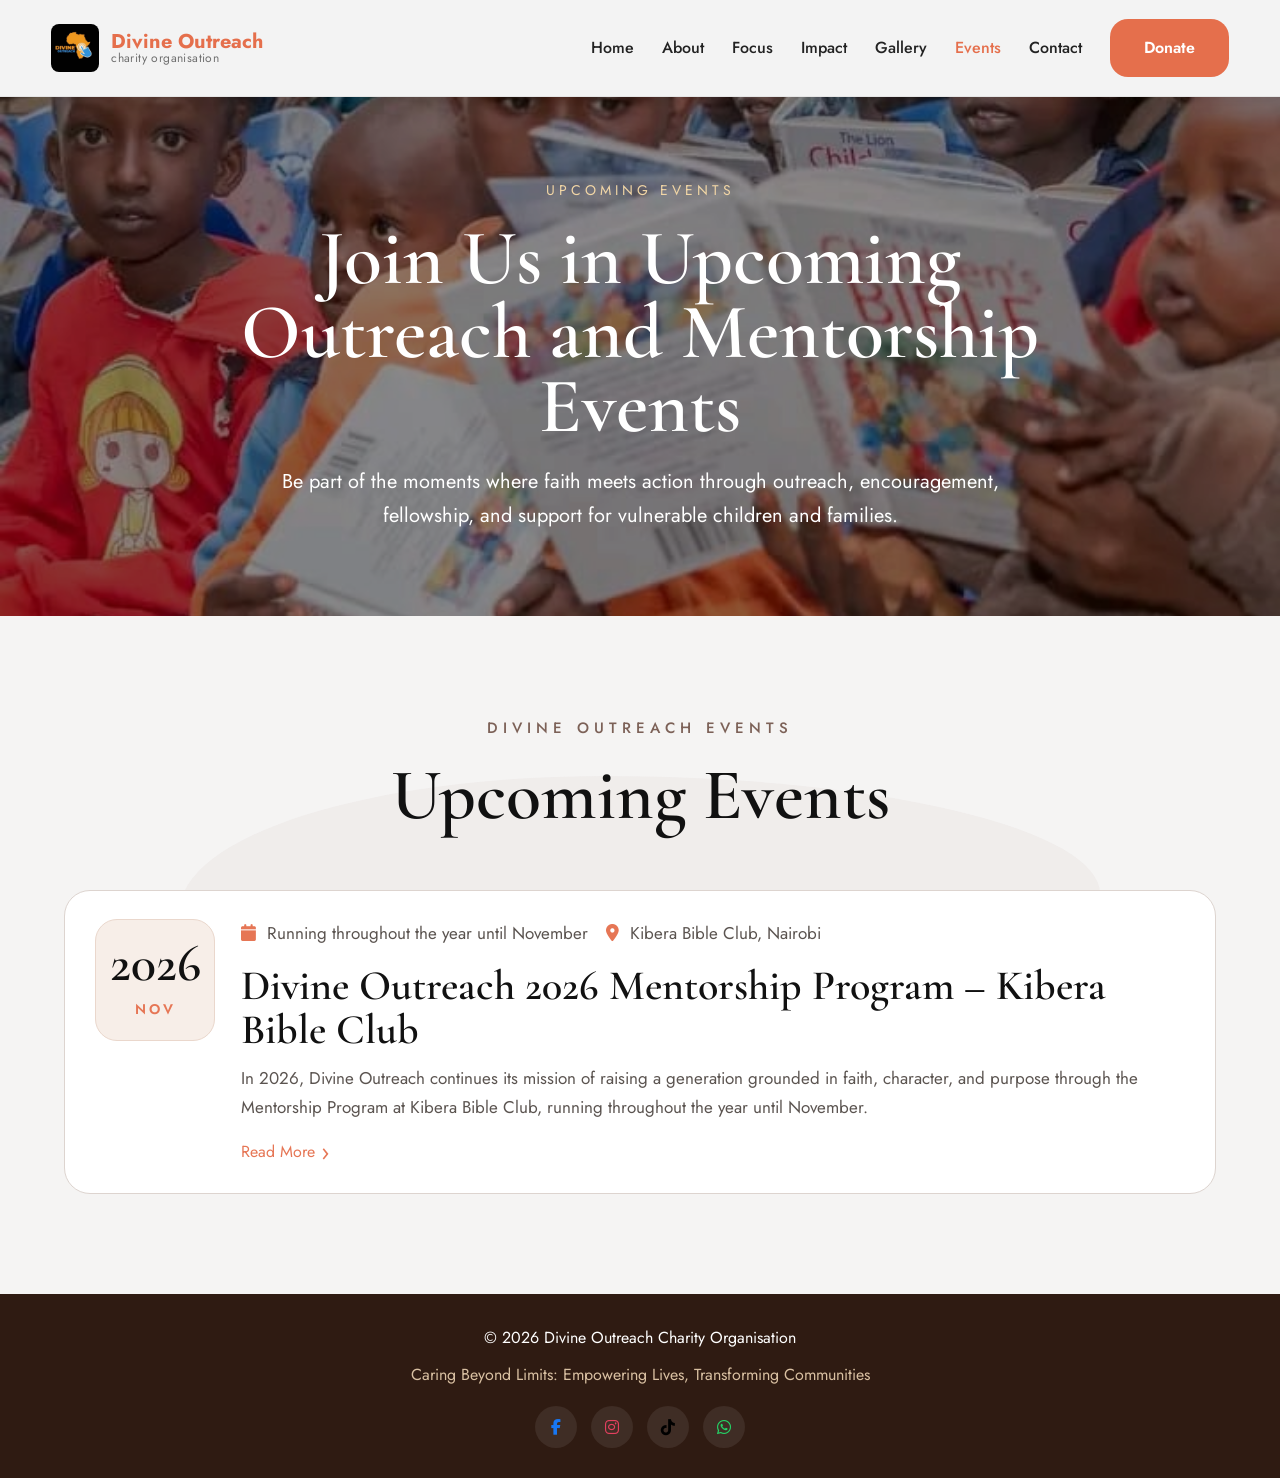
<file: events.html>
<!DOCTYPE html>
<html lang="en">
<head>
  <meta charset="UTF-8" />
  <meta name="viewport" content="width=device-width, initial-scale=1.0" />
  <title>Divine Outreach | Upcoming Events</title>

  <link href="https://fonts.googleapis.com/css2?family=Cormorant+Garamond:wght@400;500;600;700&family=Jost:wght@400;500;600;700&display=swap" rel="stylesheet">
  <link rel="stylesheet" href="https://cdnjs.cloudflare.com/ajax/libs/font-awesome/6.4.0/css/all.min.css">
  <link rel="stylesheet" href="style.css">
</head>
<body>

  <nav class="main-nav">
    <div class="nav-wrapper">
      <a href="index.html" class="nav-logo">
        <img src="./images/logo.jpeg" alt="Divine Outreach Logo">
        <div class="logo-text">
          <span class="logo-name">Divine Outreach</span>
          <span class="logo-sub">charity organisation</span>
        </div>
      </a>

      <div class="hamburger" id="hamburger">
        <span></span>
        <span></span>
        <span></span>
      </div>

      <ul class="nav-menu" id="navLinks">
        <li><a href="index.html">Home</a></li>
        <li><a href="index.html#about">About</a></li>
        <li><a href="index.html#programs">Focus</a></li>
        <li><a href="index.html#impact">Impact</a></li>
        <li><a href="gallery.html">Gallery</a></li>
        <li><a href="events.html" class="active-link">Events</a></li>
        <li><a href="index.html#contact">Contact</a></li>
      </ul>

      <a href="donate.html" class="donate-btn">Donate</a>
    </div>
  </nav>

  <section class="events-hero">
    <div class="events-hero-overlay"></div>
    <div class="container events-hero-content">
      <p class="events-mini-title">UPCOMING EVENTS</p>
      <h1>Join Us in Upcoming Outreach and Mentorship Events</h1>
      <p>
        Be part of the moments where faith meets action through outreach,
        encouragement, fellowship, and support for vulnerable children and families.
      </p>
    </div>
  </section>

  <section class="events-list-section">
    <div class="container events-wrapper">
      <div class="events-heading">
        <p class="events-label">DIVINE OUTREACH EVENTS</p>
        <h2>Upcoming Events</h2>
      </div>

      <div class="events-list">

        <article class="event-card">
  <div class="event-date">
    <span class="event-day">2026</span>
    <span class="event-month">NOV</span>
  </div>

  <div class="event-details">
    <p class="event-meta">
      <span><i class="fas fa-calendar"></i> Running throughout the year until November</span>
      <span><i class="fas fa-location-dot"></i> Kibera Bible Club, Nairobi</span>
    </p>

    <h3>Divine Outreach 2026 Mentorship Program – Kibera Bible Club</h3>

    <p class="event-preview">
      In 2026, Divine Outreach continues its mission of raising a generation grounded in faith,
      character, and purpose through the Mentorship Program at Kibera Bible Club, running
      throughout the year until November.
    </p>

    <div class="event-full-text" id="mentorshipDetails">
      <p>
        This initiative, carried out in partnership with Love Acts 4 Africa, is dedicated to
        guiding children and young people by providing spiritual mentorship, life guidance,
        and encouragement to help them grow with confidence and hope.
      </p>

      <p>
        Through regular mentorship sessions, interactive activities, and biblical teachings,
        the program nurtures values such as integrity, resilience, compassion, and leadership.
      </p>

      <p>
        The mentorship program creates a safe and supportive environment where children can learn,
        ask questions, and be inspired to pursue a better future despite the challenges around them.
        Together, Divine Outreach and Love Acts 4 Africa are committed to empowering these young
        lives spiritually, emotionally, and socially.
      </p>

      <p>
        As the program continues throughout the year, both organizations remain devoted to walking
        alongside these children—offering guidance, encouragement, and the message of hope that every
        child deserves the opportunity to grow, dream, and thrive.
      </p>
    </div>

    <button class="event-link read-more-btn" id="readMoreBtn" type="button">
      Read More <span>&rsaquo;</span>
    </button>
  </div>
</article>

      </div>
    </div>
  </section>

  <footer>
    <div class="container footer-content">
      <p>&copy; 2026 Divine Outreach Charity Organisation</p>
      <p class="footer-note">Caring Beyond Limits: Empowering Lives, Transforming Communities</p>

      <div class="footer-social">
        <a href="https://www.facebook.com/profile.php?id=100091860741472" target="_blank"><i class="fab fa-facebook-f"></i></a>
        <a href="https://www.instagram.com/divineoutreachke?igsh=MWtxbzQyanZjNHlobQ==" target="_blank"><i class="fab fa-instagram"></i></a>
        <a href="https://www.tiktok.com/@divine_outreach_ke?_r=1&_t=ZS-94dRq1vraHU" target="_blank"><i class="fab fa-tiktok"></i></a>
        <a href="https://wa.me/254797857722" target="_blank"><i class="fab fa-whatsapp"></i></a>
      </div>
    </div>
  </footer>

  <script>
  const hamburger = document.getElementById("hamburger");
  const navLinks = document.getElementById("navLinks");

  if (hamburger && navLinks) {
    hamburger.addEventListener("click", () => {
      navLinks.classList.toggle("show");
    });

    document.querySelectorAll("#navLinks a").forEach((link) => {
      link.addEventListener("click", () => {
        navLinks.classList.remove("show");
      });
    });
  }

  const readMoreBtn = document.getElementById("readMoreBtn");
  const mentorshipDetails = document.getElementById("mentorshipDetails");

  if (readMoreBtn && mentorshipDetails) {
    readMoreBtn.addEventListener("click", () => {
      mentorshipDetails.classList.toggle("show");
      readMoreBtn.classList.toggle("active");

      if (mentorshipDetails.classList.contains("show")) {
        readMoreBtn.innerHTML = 'Read Less <span>&rsaquo;</span>';
      } else {
        readMoreBtn.innerHTML = 'Read More <span>&rsaquo;</span>';
      }
    });
  }
</script>
</body>
</html>
</file>
<file: style.css>
* {
  margin: 0;
  padding: 0;
  box-sizing: border-box;
}

html {
  scroll-behavior: smooth;
}

body {
  font-family: 'Jost', sans-serif;
  line-height: 1.7;
  color: #4b2e2e;
  background: #ffffff;
  padding-top: 96px;
}

img {
  display: block;
  max-width: 100%;
}

a {
  text-decoration: none;
  color: inherit;
}

ul {
  list-style: none;
}

.container {
  width: 90%;
  max-width: 1200px;
  margin: auto;
}

.section {
  padding: 90px 0;
}

.section-cream {
  background: #faf4ec;
}

.section-label {
  display: inline-block;
  font-size: 13px;
  font-weight: 600;
  letter-spacing: 2px;
  text-transform: uppercase;
  color: #b07a2a;
  margin-bottom: 14px;
  font-family: 'Jost', sans-serif;
}

.section-label.center {
  display: block;
  text-align: center;
}

.section-label.gold {
  color: #e7be72;
}

.section-heading {
  text-align: center;
  max-width: 760px;
  margin: 0 auto 50px;
}

.section-heading h2 {
  font-family: 'Cormorant Garamond', serif;
  font-size: 56px;
  line-height: 1.05;
  font-weight: 600;
  margin-bottom: 16px;
  color: #4b2e2e;
}

.section-heading p {
  color: #6b5b52;
  font-size: 18px;
}

.light-text h2,
.light-text p {
  color: #ffffff;
}

.btn {
  display: inline-block;
  background: #b07a2a;
  color: #ffffff;
  padding: 14px 28px;
  border-radius: 999px;
  font-weight: 600;
  font-family: 'Jost', sans-serif;
  transition: 0.3s ease;
}

.btn:hover {
  background: #8b5d1e;
}

.btn-outline {
  background: transparent;
  border: 2px solid #ffffff;
}

.btn-outline:hover {
  background: #ffffff;
  color: #4b2e2e;
}

/* Navbar */
.main-nav {
  width: 100%;
  position: fixed;
  top: 0;
  left: 0;
  z-index: 1000;
  background: #f3f3f3;
  border-bottom: 1px solid #e5e5e5;
  box-shadow: 0 2px 10px rgba(0, 0, 0, 0.04);
}

.nav-wrapper {
  width: 92%;
  max-width: 1280px;
  margin: auto;
  min-height: 96px;
  display: flex;
  align-items: center;
  justify-content: space-between;
  gap: 28px;
}

.nav-logo {
  display: flex;
  align-items: center;
  gap: 12px;
  flex-shrink: 0;
}

.nav-logo img {
  width: 48px;
  height: 48px;
  object-fit: cover;
  border-radius: 8px;
}

.logo-text {
  display: flex;
  flex-direction: column;
  line-height: 1.05;
}

.logo-name {
  font-family: 'Jost', sans-serif;
  font-size: 20px;
  font-weight: 700;
  color: #e56f4c;
}

.logo-sub {
  font-size: 12px;
  color: #6f6f6f;
  letter-spacing: 0.4px;
  text-transform: lowercase;
  font-family: 'Jost', sans-serif;
}

.nav-menu {
  display: flex;
  align-items: center;
  gap: 28px;
  margin-left: auto;
}

.nav-menu a {
  color: #222222;
  font-size: 16px;
  font-weight: 500;
  font-family: 'Jost', sans-serif;
  transition: 0.3s ease;
}

.nav-menu a:hover {
  color: #e56f4c;
}

.donate-btn {
  background: #e56f4c;
  color: #ffffff;
  padding: 15px 34px;
  border-radius: 18px;
  font-size: 16px;
  font-weight: 600;
  font-family: 'Jost', sans-serif;
  transition: 0.3s ease;
  flex-shrink: 0;
}

.donate-btn:hover {
  background: #d9603d;
}

.hamburger {
  display: none;
  flex-direction: column;
  gap: 5px;
  cursor: pointer;
}

.hamburger span {
  width: 28px;
  height: 3px;
  background: #222222;
  border-radius: 4px;
}

/* Hero Slider */
#hero {
  position: relative;
  min-height: calc(100vh - 96px);
  overflow: hidden;
}

.hero-slide {
  position: absolute;
  inset: 0;
  opacity: 0;
  visibility: hidden;
  transition: opacity 1s ease, visibility 1s ease;
}

.hero-slide.active {
  opacity: 1;
  visibility: visible;
  z-index: 2;
}

.hero-img {
  position: absolute;
  inset: 0;
  width: 100%;
  height: 100%;
  object-fit: cover;
}

.hero-overlay {
  position: absolute;
  inset: 0;
  background: linear-gradient(rgba(40, 23, 18, 0.45), rgba(40, 23, 18, 0.62));
}

.hero-content {
  position: relative;
  z-index: 3;
  width: 90%;
  max-width: 900px;
  margin: 0 auto;
  min-height: calc(100vh - 96px);
  display: flex;
  flex-direction: column;
  align-items: center;
  justify-content: center;
  text-align: center;
  color: #ffffff;
  padding: 40px 0;
}

.hero-tag {
  font-size: 13px;
  text-transform: uppercase;
  letter-spacing: 4px;
  color: #f3d7a6;
  margin-bottom: 16px;
  font-weight: 600;
  font-family: 'Jost', sans-serif;
}

.hero-content h1 {
  font-family: 'Cormorant Garamond', serif;
  font-size: 86px;
  line-height: 0.95;
  font-weight: 600;
  margin-bottom: 20px;
  max-width: 950px;
}

.hero-content p {
  max-width: 760px;
  margin: 0 auto 30px;
  font-size: 20px;
  line-height: 1.8;
}

.hero-buttons {
  display: flex;
  justify-content: center;
  gap: 18px;
  flex-wrap: wrap;
}

/* Mission Statement Section */
.mission-statement-section {
  background: #f4f2f2;
  padding: 95px 0 100px;
}

.mission-statement-box {
  position: relative;
  text-align: center;
  max-width: 1200px;
  background: #eee9e9;
  border-radius: 28px;
  padding: 80px 80px 70px;
  overflow: hidden;
}

.mission-statement-box::before {
  content: "";
  position: absolute;
  inset: 0;
  background:
    radial-gradient(circle at 50% 28%, rgba(255, 255, 255, 0.48) 0%, rgba(255, 255, 255, 0) 38%),
    radial-gradient(circle at 50% 28%, rgba(255, 255, 255, 0.22) 0%, rgba(255, 255, 255, 0) 55%);
  pointer-events: none;
}

.mission-mini-title {
  position: relative;
  z-index: 2;
  font-size: 15px;
  letter-spacing: 5px;
  color: #7b5c52;
  margin-bottom: 18px;
  font-weight: 500;
  font-family: 'Jost', sans-serif;
}

.mission-statement-box h2 {
  position: relative;
  z-index: 2;
  font-family: 'Cormorant Garamond', serif;
  font-size: 84px;
  line-height: 0.98;
  color: #111111;
  margin-bottom: 30px;
  font-weight: 600;
}

.mission-text {
  position: relative;
  z-index: 2;
  max-width: 900px;
  margin: 0 auto 42px;
  font-size: 20px;
  line-height: 1.95;
  color: #514a47;
}

.mission-buttons {
  position: relative;
  z-index: 2;
  display: flex;
  justify-content: center;
  gap: 22px;
  flex-wrap: wrap;
}

.mission-btn {
  display: inline-flex;
  align-items: center;
  justify-content: center;
  min-width: 220px;
  padding: 20px 34px;
  border-radius: 20px;
  font-size: 18px;
  font-weight: 600;
  font-family: 'Jost', sans-serif;
  transition: 0.3s ease;
}

.mission-btn-dark {
  background: #9b847d;
  color: #ffffff;
}

.mission-btn-dark:hover {
  background: #866f69;
}

.mission-btn-orange {
  background: #e87552;
  color: #ffffff;
}

.mission-btn-orange:hover {
  background: #d86645;
}

.mission-decor {
  position: absolute;
  z-index: 1;
  color: #e87552;
  line-height: 1;
  user-select: none;
  font-family: 'Cormorant Garamond', serif;
}

.decor-left-one {
  left: 45px;
  top: 120px;
  font-size: 110px;
  transform: rotate(-12deg);
}

.decor-left-two {
  left: 70px;
  top: 250px;
  font-size: 68px;
  color: #efb0a1;
  transform: rotate(-18deg);
}

/* About */
.about-container {
  display: grid;
  grid-template-columns: 1.15fr 1fr;
  gap: 50px;
  align-items: center;
  margin-bottom: 45px;
}

.about-text h2 {
  font-family: 'Cormorant Garamond', serif;
  font-size: 58px;
  line-height: 1.05;
  font-weight: 600;
  margin-bottom: 20px;
}

.about-text p {
  margin-bottom: 16px;
  color: #5f5149;
  font-size: 18px;
}

.about-image img {
  width: 100%;
  height: 520px;
  object-fit: cover;
  border-radius: 22px;
}

.vision-mission {
  display: grid;
  grid-template-columns: repeat(2, 1fr);
  gap: 24px;
}

.vm-card {
  background: #faf4ec;
  padding: 34px;
  border-radius: 20px;
  border: 1px solid #eadccf;
}

.vm-card h3 {
  font-family: 'Cormorant Garamond', serif;
  font-size: 38px;
  font-weight: 600;
  margin-bottom: 14px;
}

/* Media */
.media-box {
  text-align: center;
}

.media-box h2 {
  font-family: 'Cormorant Garamond', serif;
  font-size: 54px;
  line-height: 1.05;
  font-weight: 600;
  margin-bottom: 20px;
}

/* Founder */
.founder-top {
  text-align: center;
  margin-bottom: 50px;
}

.founder-top h2 {
  font-family: 'Cormorant Garamond', serif;
  font-size: 56px;
  line-height: 1.05;
  font-weight: 600;
}

/* Main two-column layout */
.founder-grid {
  display: grid;
  grid-template-columns: 420px minmax(0, 1fr);
  gap: 70px;
  align-items: center;
  width: 100%;
}

/* Founder card */
.founder-avatars {
  width: 100%;
}

.founder-card {
  background: #ffffff;
  border: 1px solid #eadccf;
  border-radius: 20px;
  padding: 20px;
  text-align: center;
  box-shadow: 0 10px 25px rgba(0, 0, 0, 0.04);
}

.founder-card img {
  width: 100%;
  height: 320px;
  object-fit: cover;
  object-position: center top;
  border-radius: 16px;
  margin-bottom: 16px;
}

/* Tablet / iPad */
@media (min-width: 769px) and (max-width: 1024px) {
  .founder-card img {
    height: auto;
    aspect-ratio: auto;
    object-fit: contain;
    object-position: center;
  }
}

/* Mobile */
@media (max-width: 768px) {
  .founder-card img {
    height: auto;
    object-fit: contain;
    object-position: center;
  }
}

.founder-card h4 {
  font-family: 'Cormorant Garamond', serif;
  font-size: 34px;
  font-weight: 600;
  margin-bottom: 6px;
}

.founder-card p {
  font-size: 17px;
}

/* Story text */
.founder-text {
  width: 100%;
  max-width: none;
}

.founder-text p {
  margin-bottom: 20px;
  color: #5f5149;
  font-size: 18px;
  line-height: 1.8;
}

.founder-text p:last-child {
  margin-bottom: 0;
}

/* .founder-signature {
  margin-top: 20px;
  padding-left: 18px;
  border-left: 4px solid #b07a2a;
  font-style: italic;
  color: #4b2e2e !important;
} */

/* Quote */
.quote-section {
  background: #4b2e2e;
  padding: 70px 0;
}

.quote-content {
  display: grid;
  grid-template-columns: 1fr 180px;
  gap: 40px;
  align-items: center;
}

.quote-text {
  color: #ffffff;
  font-size: 46px;
  line-height: 1.15;
  font-family: 'Cormorant Garamond', serif;
  font-weight: 600;
  margin-bottom: 18px;
}

.quote-author {
  color: #e5c389;
  font-weight: 600;
  font-family: 'Jost', sans-serif;
}

.quote-image {
  width: 180px;
  height: 180px;
  object-fit: cover;
  border-radius: 50%;
  border: 6px solid rgba(255, 255, 255, 0.15);
  margin-left: auto;
}

/* Programs */
.program-grid {
  display: grid;
  grid-template-columns: repeat(4, 1fr);
  gap: 24px;
}

.program-card {
  background: #ffffff;
  border-radius: 20px;
  padding: 28px;
  border: 1px solid #eadccf;
  transition: 0.3s ease;
}

.program-card:hover {
  transform: translateY(-6px);
}

.program-icon {
  width: 62px;
  height: 62px;
  border-radius: 50%;
  background: #4b2e2e;
  color: #ffffff;
  display: flex;
  align-items: center;
  justify-content: center;
  font-size: 22px;
  margin-bottom: 18px;
}

.program-card h3 {
  font-family: 'Cormorant Garamond', serif;
  font-size: 38px;
  line-height: 1.1;
  font-weight: 600;
  margin-bottom: 12px;
}

.program-card p {
  color: #65564d;
  font-size: 17px;
}

.partner-feature {
  display: flex;
  justify-content: center;
}

.partner-text {
  max-width: 850px;
  width: 100%;
  margin: 0 auto;
  text-align: center;
}

.partner-text h2 {
  font-family: 'Cormorant Garamond', serif;
  font-size: 58px;
  line-height: 1.05;
  font-weight: 600;
  margin-bottom: 10px;
}

.partner-role {
  color: #b07a2a;
  font-weight: 700;
  margin-bottom: 18px;
  font-family: 'Jost', sans-serif;
}

.partner-text p {
  margin-bottom: 16px;
  color: #5f5149;
  font-size: 18px;
  text-align: center;
}
/* Impact */
.impact-section {
  background: linear-gradient(rgba(54, 32, 24, 0.88), rgba(54, 32, 24, 0.88)),
    url("./images/KPX_3565.jpg") center/cover no-repeat;
}

.impact-grid {
  display: grid;
  grid-template-columns: repeat(4, 1fr);
  gap: 24px;
}

.impact-card {
  background: rgba(255, 255, 255, 0.08);
  border: 1px solid rgba(255, 255, 255, 0.14);
  border-radius: 20px;
  padding: 35px 25px;
  text-align: center;
  color: #ffffff;
}

.impact-card h3 {
  font-family: 'Cormorant Garamond', serif;
  font-size: 56px;
  line-height: 1;
  font-weight: 600;
  color: #e8c27a;
  margin-bottom: 10px;
}

.impact-card p {
  font-size: 17px;
}

/* Support */
.support-grid {
  display: grid;
  grid-template-columns: 1.1fr 0.9fr;
  gap: 30px;
  align-items: center;
}

.support-text h2 {
  font-family: 'Cormorant Garamond', serif;
  font-size: 58px;
  line-height: 1.05;
  font-weight: 600;
  margin-bottom: 18px;
}

.support-text p {
  margin-bottom: 16px;
  color: #5f5149;
  font-size: 18px;
}

.support-box {
  background: #ffffff;
  padding: 36px;
  border-radius: 22px;
  border: 1px solid #eadccf;
}

.support-box h3 {
  font-family: 'Cormorant Garamond', serif;
  font-size: 38px;
  line-height: 1.1;
  font-weight: 600;
  margin-bottom: 18px;
}

.support-box ul li {
  display: flex;
  gap: 12px;
  margin-bottom: 14px;
  align-items: flex-start;
  color: #5f5149;
  font-size: 17px;
}

.support-box i {
  color: #b07a2a;
  margin-top: 4px;
}

/* Contact */
.contact-grid {
  display: grid;
  grid-template-columns: 1.1fr 0.9fr;
  gap: 30px;
  align-items: stretch;
}

.contact-map iframe {
  width: 100%;
  height: 100%;
  min-height: 420px;
  border: 0;
  border-radius: 20px;
}

.contact-info {
  background: #faf4ec;
  border-radius: 20px;
  padding: 36px;
  border: 1px solid #eadccf;
  display: flex;
  flex-direction: column;
  justify-content: center;
}

.contact-item {
  display: flex;
  gap: 14px;
  align-items: center;
  margin-bottom: 18px;
  color: #4b2e2e;
  font-size: 17px;
}

.contact-item i {
  width: 42px;
  height: 42px;
  background: #4b2e2e;
  color: #ffffff;
  border-radius: 50%;
  display: flex;
  align-items: center;
  justify-content: center;
}

.contact-social {
  display: flex;
  gap: 14px;
  margin-top: 20px;
  flex-wrap: wrap;
}

.contact-social a {
  width: 44px;
  height: 44px;
  border-radius: 50%;
  background: #4b2e2e;
  color: #ffffff;
  display: flex;
  align-items: center;
  justify-content: center;
  transition: 0.3s ease;
}

.contact-social a:hover {
  background: #b07a2a;
}

/* Footer */
footer {
  background: #2f1b12;
  color: #ffffff;
  padding: 30px 0;
}

.footer-content {
  text-align: center;
}

.footer-note {
  color: #d9c0a2;
  margin: 10px 0 18px;
  font-size: 16px;
}

.footer-social {
  display: flex;
  justify-content: center;
  gap: 14px;
  flex-wrap: wrap;
}

.footer-social a {
  width: 42px;
  height: 42px;
  border-radius: 50%;
  background: rgba(255, 255, 255, 0.08);
  display: flex;
  align-items: center;
  justify-content: center;
  transition: 0.3s ease;
}

.footer-social a:hover {
  background: #b07a2a;
}
/* Get Involved */
.get-involved-section {
  background: #f6eeeb;
  position: relative;
  overflow: hidden;
  padding: 110px 0 95px;
}

.get-involved-section .container {
  position: relative;
  z-index: 3;
}

.get-involved-header {
  text-align: center;
  margin-bottom: 80px;
  position: relative;
  z-index: 3;
}

.get-involved-header .mini-title {
  font-size: 15px;
  letter-spacing: 5px;
  color: #7c6157;
  margin-bottom: 20px;
  font-weight: 500;
  font-family: 'Jost', sans-serif;
}

.get-involved-header h2 {
  font-family: 'Cormorant Garamond', serif;
  font-size: 86px;
  line-height: 0.96;
  color: #111111;
  font-weight: 600;
}

.help-grid {
  display: grid;
  grid-template-columns: repeat(3, 1fr);
  gap: 70px;
  position: relative;
  z-index: 3;
}

.help-card {
  position: relative;
}

.help-icon {
  font-size: 74px;
  color: #e67655;
  margin-bottom: 26px;
}

.help-card h3 {
  font-family: 'Cormorant Garamond', serif;
  font-size: 58px;
  line-height: 0.95;
  color: #111111;
  margin-bottom: 28px;
  font-weight: 600;
}

.help-card p {
  font-size: 18px;
  line-height: 1.8;
  color: #59514d;
  margin-bottom: 34px;
  max-width: 95%;
}

.help-link {
  font-size: 18px;
  font-weight: 600;
  color: #e67655;
  display: inline-flex;
  align-items: center;
  gap: 10px;
  transition: 0.3s ease;
  font-family: 'Jost', sans-serif;
}

.help-link span {
  font-size: 30px;
  line-height: 1;
  margin-top: -2px;
}

.help-link:hover {
  color: #cb6242;
  transform: translateX(4px);
}

/* Decorative shapes */
.gi-shape {
  position: absolute;
  pointer-events: none;
  z-index: 1;
}

/* big faded swirl in center */
.gi-shape-center-ring {
  width: 980px;
  height: 980px;
  left: 50%;
  top: 34%;
  transform: translate(-50%, -50%);
  border-radius: 50%;
  opacity: 0.55;
  background:
    radial-gradient(circle, rgba(255,255,255,0) 30%, rgba(241,232,228,0.95) 30%, rgba(241,232,228,0.95) 41%, rgba(255,255,255,0) 41%),
    radial-gradient(circle, rgba(255,255,255,0) 49%, rgba(241,232,228,0.85) 49%, rgba(241,232,228,0.85) 58%, rgba(255,255,255,0) 58%);
  filter: blur(0.2px);
}

/* top left faded shape */
.gi-shape-top-left {
  top: -50px;
  left: -40px;
  width: 260px;
  height: 120px;
  background: #efe5e1;
  border-radius: 90px;
  transform: rotate(35deg);
  opacity: 0.85;
}

/* left middle faded hand-like pill */
.gi-shape-left-hand {
  left: -50px;
  top: 320px;
  width: 250px;
  height: 56px;
  background: #f1e9e5;
  border-radius: 999px;
  opacity: 0.9;
  box-shadow:
    0 58px 0 0 #f1e9e5,
    0 116px 0 0 #f1e9e5;
  transform: rotate(-9deg);
}

/* right top small pill */
.gi-shape-right-pill {
  right: -15px;
  top: 150px;
  width: 240px;
  height: 46px;
  background: #f2ebE8;
  border-radius: 999px;
  opacity: 0.95;
  transform: rotate(-5deg);
}

/* right middle faded hand block */
.gi-shape-right-hand {
  right: 70px;
  top: 520px;
  width: 110px;
  height: 70px;
  background: #f1e8e4;
  border-radius: 24px 24px 28px 28px;
  opacity: 0.9;
  transform: rotate(24deg);
  box-shadow:
    -20px -10px 0 0 #f1e8e4,
    18px -6px 0 0 #f1e8e4;
}

/* bottom left soft sweep */
.gi-shape-bottom-left {
  left: -40px;
  bottom: 10px;
  width: 420px;
  height: 160px;
  background: #efe5e1;
  border-radius: 60% 40% 0 0;
  opacity: 0.8;
  transform: rotate(18deg);
}

/* bottom right soft sweep */
.gi-shape-bottom-right {
  right: -40px;
  bottom: -10px;
  width: 380px;
  height: 150px;
  background: #efe5e1;
  border-radius: 45% 55% 0 0;
  opacity: 0.7;
  transform: rotate(-10deg);
}
/* Responsive */
@media (max-width: 1100px) {
  .program-grid,
  .impact-grid {
    grid-template-columns: repeat(2, 1fr);
  }

  .about-container,
  .partner-feature,
  .support-grid,
  .contact-grid,
  .founder-grid,
  .help-grid {
    grid-template-columns: 1fr;
  }

  .quote-content {
    grid-template-columns: 1fr;
    text-align: center;
  }

  .quote-image {
    margin: 0 auto;
  }

  .nav-wrapper {
    gap: 18px;
  }

  .nav-menu {
    gap: 18px;
  }

  .get-involved-header h2,
  .mission-statement-box h2 {
    font-size: 48px;
  }

  .help-card {
    padding: 0;
  }

  .mission-statement-box {
    padding: 60px 40px;
  }

  .decor-left-one {
    font-size: 90px;
    left: 25px;
    top: 95px;
  }

  .decor-left-two {
    font-size: 56px;
    left: 40px;
    top: 200px;
  }
}

@media (max-width: 768px) {
  body {
    padding-top: 84px;
  }

  .nav-wrapper {
    min-height: 84px;
    position: relative;
  }

  .nav-menu {
    position: absolute;
    top: 84px;
    right: 0;
    width: 260px;
    background: #f3f3f3;
    border: 1px solid #e5e5e5;
    border-radius: 16px;
    flex-direction: column;
    align-items: flex-start;
    padding: 20px;
    gap: 16px;
    display: none;
    box-shadow: 0 12px 25px rgba(0, 0, 0, 0.08);
  }

  .nav-menu.show {
    display: flex;
  }

  .hamburger {
    display: flex;
  }

  .donate-btn {
    display: none;
  }

  .hero-content {
    min-height: 80vh;
  }

  .hero-content h1 {
    font-size: 42px;
  }

  .hero-content p {
    font-size: 17px;
  }

  .section-heading h2,
  .about-text h2,
  .partner-text h2,
  .support-text h2,
  .founder-top h2,
  .get-involved-header h2,
  .mission-statement-box h2 {
    font-size: 32px;
  }

  .quote-text {
    font-size: 22px;
  }

  .vision-mission,
  .program-grid,
  .impact-grid {
    grid-template-columns: 1fr;
  }

  .about-image img,
  .partner-photo img {
    height: 360px;
  }

  .help-card h3 {
    font-size: 28px;
  }

  .help-card p {
    font-size: 16px;
  }

  .help-icon {
    font-size: 52px;
  }

  .mission-statement-box {
    padding: 60px 24px;
  }

  .mission-mini-title {
    font-size: 13px;
    letter-spacing: 4px;
  }

  .mission-text {
    font-size: 16px;
    line-height: 1.9;
  }

  .mission-btn {
    width: 100%;
    min-width: unset;
  }

  .decor-left-one {
    font-size: 70px;
    left: 20px;
    top: 100px;
  }

  .decor-left-two {
    font-size: 46px;
    left: 28px;
    top: 190px;
  }
}

@media (max-width: 480px) {
  .hero-content h1 {
    font-size: 34px;
  }

  .hero-content p {
    font-size: 16px;
  }

  .btn {
    width: 100%;
    text-align: center;
  }

  .hero-buttons {
    flex-direction: column;
  }

  .section {
    padding: 70px 0;
  }

  .logo-name {
    font-size: 17px;
  }

  .logo-sub {
    font-size: 10px;
  }

  .nav-logo img {
    width: 42px;
    height: 42px;
  }

  .mission-statement-box h2 {
    font-size: 30px;
  }

  .mission-mini-title {
    font-size: 12px;
    letter-spacing: 3px;
  }
}
/* Stories Section */
.stories-section {
  background: #f5f4f3;
  position: relative;
  overflow: hidden;
}

.stories-wrapper {
  position: relative;
  z-index: 2;
}

.stories-wrapper::before {
  content: "";
  position: absolute;
  left: 50%;
  top: 160px;
  transform: translateX(-50%);
  width: 980px;
  height: 320px;
  background: #efebea;
  opacity: 0.8;
  border-radius: 46% 54% 42% 58% / 48% 42% 58% 52%;
  z-index: -1;
}

.stories-header {
  text-align: center;
  margin-bottom: 60px;
}

.stories-mini-title {
  font-size: 14px;
  letter-spacing: 4px;
  color: #7c6157;
  margin-bottom: 14px;
  font-weight: 500;
  font-family: 'Jost', sans-serif;
}

.stories-header h2 {
  font-family: 'Cormorant Garamond', serif;
  font-size: 58px;
  line-height: 1.05;
  color: #111111;
  font-weight: 600;
}

.stories-grid {
  display: grid;
  grid-template-columns: repeat(3, 1fr);
  gap: 38px;
}

.story-card {
  background: #ffffff;
  border: 1px solid #ddd4cf;
  border-radius: 0 0 28px 28px;
  overflow: hidden;
  box-shadow: 0 2px 0 rgba(0, 0, 0, 0.02);
}

.story-image-wrap {
  width: 100%;
  height: 300px;
  overflow: hidden;
}

.story-image {
  width: 100%;
  height: 100%;
  object-fit: cover;
}

.story-meta {
  display: flex;
  flex-wrap: wrap;
  gap: 8px;
  align-items: center;
  padding: 22px 24px;
  border-top: 1px solid #ddd4cf;
  border-bottom: 1px solid #ddd4cf;
  color: #e67655;
  font-size: 13px;
  letter-spacing: 1.5px;
  text-transform: uppercase;
  font-weight: 500;
}

.story-body {
  padding: 26px 24px 24px;
}

.story-body h3 {
  font-family: 'Cormorant Garamond', serif;
  font-size: 30px;
  line-height: 1.2;
  color: #111111;
  font-weight: 600;
  margin-bottom: 16px;
}

.story-body p {
  font-size: 16px;
  line-height: 1.7;
  color: #56504c;
  margin-bottom: 22px;
}

.story-footer {
  display: flex;
  justify-content: space-between;
  align-items: center;
  gap: 18px;
  flex-wrap: wrap;
}

.story-link,
.story-share {
  color: #e67655;
  font-size: 15px;
  font-weight: 600;
  font-family: 'Jost', sans-serif;
  display: inline-flex;
  align-items: center;
  gap: 10px;
  transition: 0.3s ease;
}

.story-link span {
  font-size: 22px;
  line-height: 1;
}

.story-link:hover,
.story-share:hover {
  color: #cb6242;
}

/* Stories responsive */
@media (max-width: 1100px) {
  .stories-header h2 {
    font-size: 46px;
  }

  .stories-grid {
    grid-template-columns: 1fr;
  }

  .story-body h3 {
    font-size: 26px;
  }

  .stories-wrapper::before {
    width: 700px;
    height: 240px;
  }
}

@media (max-width: 768px) {
  .stories-header h2 {
    font-size: 34px;
  }

  .stories-mini-title {
    font-size: 12px;
    letter-spacing: 3px;
  }

  .story-image-wrap {
    height: 240px;
  }

  .story-body h3 {
    font-size: 22px;
  }

  .story-body p {
    font-size: 15px;
  }

  .story-meta {
    font-size: 12px;
  }

  .stories-wrapper::before {
    width: 420px;
    height: 180px;
    top: 130px;
  }
}

@media (max-width: 480px) {
  .story-footer {
    flex-direction: column;
    align-items: flex-start;
  }

  .story-body {
    padding: 22px 18px;
  }

  .story-meta {
    padding: 18px;
  }
}
* {
  margin: 0;
  padding: 0;
  box-sizing: border-box;
}

html {
  scroll-behavior: smooth;
}

body {
  font-family: 'Jost', sans-serif;
  line-height: 1.7;
  color: #4b2e2e;
  background: #ffffff;
  padding-top: 96px;
}

img {
  display: block;
  max-width: 100%;
}

a {
  text-decoration: none;
  color: inherit;
}

ul {
  list-style: none;
}

.container {
  width: 90%;
  max-width: 1200px;
  margin: auto;
}

/* Navbar */
.main-nav {
  width: 100%;
  position: fixed;
  top: 0;
  left: 0;
  z-index: 1000;
  background: #f3f3f3;
  border-bottom: 1px solid #e5e5e5;
  box-shadow: 0 2px 10px rgba(0, 0, 0, 0.04);
}

.nav-wrapper {
  width: 92%;
  max-width: 1280px;
  margin: auto;
  min-height: 96px;
  display: flex;
  align-items: center;
  justify-content: space-between;
  gap: 28px;
}

.nav-logo {
  display: flex;
  align-items: center;
  gap: 12px;
  flex-shrink: 0;
}

.nav-logo img {
  width: 48px;
  height: 48px;
  object-fit: cover;
  border-radius: 8px;
}

.logo-text {
  display: flex;
  flex-direction: column;
  line-height: 1.05;
}

.logo-name {
  font-size: 20px;
  font-weight: 700;
  color: #e56f4c;
}

.logo-sub {
  font-size: 12px;
  color: #6f6f6f;
  letter-spacing: 0.4px;
  text-transform: lowercase;
}

.nav-menu {
  display: flex;
  align-items: center;
  gap: 28px;
  margin-left: auto;
}

.nav-menu a {
  color: #222222;
  font-size: 16px;
  font-weight: 500;
  transition: 0.3s ease;
}

.nav-menu a:hover,
.nav-menu a.active-link {
  color: #e56f4c;
}

.donate-btn {
  background: #e56f4c;
  color: #ffffff;
  padding: 15px 34px;
  border-radius: 18px;
  font-size: 16px;
  font-weight: 600;
  transition: 0.3s ease;
  flex-shrink: 0;
}

.donate-btn:hover {
  background: #d9603d;
}

.hamburger {
  display: none;
  flex-direction: column;
  gap: 5px;
  cursor: pointer;
}

.hamburger span {
  width: 28px;
  height: 3px;
  background: #222222;
  border-radius: 4px;
}

.events-hero {
  position: relative;
  width: 100%;
  min-height: 520px;
  display: flex;
  align-items: center;
  justify-content: center;
  text-align: center;

  background-image: url("./images/do2.jpeg");
  background-size: cover;
  background-position: center;
  background-repeat: no-repeat;
}

.events-hero-overlay {
  position: absolute;
  inset: 0;
  background: rgba(0,0,0,0.45);
}

.events-hero-content {
  position: relative;
  z-index: 2;
  color: #fff;
  max-width: 800px;
  margin: auto;
  padding: 0 20px;
}

.events-hero-content {
  position: relative;
  z-index: 2;
  color: #ffffff;
  text-align: center;
  max-width: 900px;
}

.events-mini-title {
  font-size: 14px;
  letter-spacing: 4px;
  margin-bottom: 18px;
  color: #f3d7a6;
}

.events-hero h1 {
  font-family: 'Cormorant Garamond', serif;
  font-size: 78px;
  line-height: 0.95;
  font-weight: 600;
  margin-bottom: 22px;
}

.events-hero p:last-child {
  font-size: 20px;
  max-width: 760px;
  margin: 0 auto;
}

/* Events */
.events-list-section {
  background: #f5f4f3;
  padding: 100px 0;
}

.events-wrapper {
  position: relative;
}

.events-wrapper::before {
  content: "";
  position: absolute;
  left: 50%;
  top: 60px;
  transform: translateX(-50%);
  width: 920px;
  height: 280px;
  background: #efebea;
  opacity: 0.8;
  border-radius: 46% 54% 42% 58% / 48% 42% 58% 52%;
  z-index: 0;
}

.events-heading {
  position: relative;
  z-index: 2;
  text-align: center;
  margin-bottom: 60px;
}

.events-label {
  font-size: 15px;
  letter-spacing: 5px;
  color: #7c6157;
  margin-bottom: 18px;
  font-weight: 500;
}

.events-heading h2 {
  font-family: 'Cormorant Garamond', serif;
  font-size: 72px;
  line-height: 0.98;
  color: #111111;
  font-weight: 600;
}

.events-list {
  position: relative;
  z-index: 2;
  display: grid;
  gap: 26px;
}

.event-card {
  background: #ffffff;
  border: 1px solid #ddd4cf;
  border-radius: 26px;
  padding: 28px 30px;
  display: grid;
  grid-template-columns: 120px 1fr;
  gap: 26px;
  align-items: start;
}

.event-date {
  background: #f7eee8;
  border-radius: 22px;
  padding: 18px 10px;
  text-align: center;
  border: 1px solid #ead7cc;
}

.event-day {
  display: block;
  font-family: 'Cormorant Garamond', serif;
  font-size: 52px;
  line-height: 1;
  color: #111111;
  font-weight: 600;
}

.event-month {
  display: block;
  margin-top: 8px;
  color: #e67655;
  font-size: 14px;
  letter-spacing: 3px;
  font-weight: 600;
}

.event-meta {
  display: flex;
  flex-wrap: wrap;
  gap: 18px;
  color: #9a6f5f;
  margin-bottom: 12px;
  font-size: 15px;
}

.event-meta i {
  color: #e67655;
  margin-right: 6px;
}

.event-details h3 {
  font-family: 'Cormorant Garamond', serif;
  font-size: 42px;
  line-height: 1.05;
  color: #111111;
  font-weight: 600;
  margin-bottom: 12px;
}

.event-details p {
  font-size: 17px;
  color: #5b5450;
  margin-bottom: 16px;
}

.event-link {
  color: #e67655;
  font-size: 17px;
  font-weight: 600;
  display: inline-flex;
  align-items: center;
  gap: 10px;
}

.event-link span {
  font-size: 24px;
  line-height: 1;
}

/* Footer */
footer {
  background: #2f1b12;
  color: #ffffff;
  padding: 30px 0;
}

.footer-content {
  text-align: center;
}

.footer-note {
  color: #d9c0a2;
  margin: 10px 0 18px;
  font-size: 16px;
}

.footer-social {
  display: flex;
  justify-content: center;
  gap: 14px;
  flex-wrap: wrap;
}

.footer-social a {
  width: 42px;
  height: 42px;
  border-radius: 50%;
  background: rgba(255, 255, 255, 0.08);
  display: flex;
  align-items: center;
  justify-content: center;
  transition: 0.3s ease;
}

.footer-social a:hover {
  background: #b07a2a;
}

/* Responsive */
@media (max-width: 900px) {
  body {
    padding-top: 84px;
  }

  .nav-wrapper {
    min-height: 84px;
    position: relative;
  }

  .nav-menu {
    position: absolute;
    top: 84px;
    right: 0;
    width: 260px;
    background: #f3f3f3;
    border: 1px solid #e5e5e5;
    border-radius: 16px;
    flex-direction: column;
    align-items: flex-start;
    padding: 20px;
    gap: 16px;
    display: none;
    box-shadow: 0 12px 25px rgba(0, 0, 0, 0.08);
  }

  .nav-menu.show {
    display: flex;
  }

  .hamburger {
    display: flex;
  }

  .donate-btn {
    display: none;
  }

  .events-hero h1 {
    font-size: 46px;
  }

  .events-hero p:last-child {
    font-size: 17px;
  }

  .events-heading h2 {
    font-size: 44px;
  }

  .event-card {
    grid-template-columns: 1fr;
  }

  .event-date {
    max-width: 120px;
  }

  .events-wrapper::before {
    width: 520px;
    height: 180px;
  }
}

@media (max-width: 480px) {
  .events-hero {
    min-height: 340px;
  }

  .events-hero h1 {
    font-size: 36px;
  }

  .events-heading h2 {
    font-size: 34px;
  }
  .event-details h3 {
    font-size: 28px;
  }
  .event-details p {
    font-size: 15px;
  }
  .event-meta {
    font-size: 13px;
  }
  .event-date {
    max-width: unset;
    width: 100%;
    display: flex;
    justify-content: center;
    padding: 14px 0;
  }
  .event-card {
    padding: 22px 18px;
  }
  .events-wrapper::before {
    width: 320px;
    height: 120px;
    top: 100px;
  }
}
.event-full-text {
  display: none;
  margin-top: 14px;
}

.event-full-text.show {
  display: block;
}

.event-full-text p {
  margin-bottom: 14px;
}

.read-more-btn {
  background: none;
  border: none;
  cursor: pointer;
  padding: 0;
  font: inherit;
  display: inline-flex;
  align-items: center;
  gap: 6px;
}

.read-more-btn span {
  transition: transform 0.3s ease;
}

.read-more-btn.active span {
  transform: rotate(90deg);
}
/* GALLERY PAGE */
.gallery-showcase {
  position: relative;
  background: #f7f7f7;
  overflow: hidden;
  min-height: 100vh;
  padding: 70px 0 90px;
}

.gallery-shell {
  position: relative;
  z-index: 3;
}

.gallery-header {
  text-align: center;
  max-width: 660px;
  margin: 0 auto 36px;
}

.gallery-mini-title {
  font-size: 13px;
  letter-spacing: 3px;
  text-transform: uppercase;
  color: #6e6596;
  font-weight: 700;
  margin-bottom: 14px;
}

.gallery-header h1 {
  font-family: 'Jost', sans-serif;
  font-size: 56px;
  line-height: 1.05;
  color: #111325;
  font-weight: 700;
  margin-bottom: 12px;
}

.gallery-header p {
  font-size: 18px;
  line-height: 1.7;
  color: #5f6280;
}

.gallery-filters {
  display: flex;
  flex-wrap: wrap;
  justify-content: center;
  gap: 12px;
  margin: 0 auto 42px;
  max-width: 1100px;
}

.gallery-pill {
  border: 1.6px solid #78719b;
  background: transparent;
  color: #4f4a6e;
  padding: 12px 22px;
  border-radius: 999px;
  font-family: 'Jost', sans-serif;
  font-size: 14px;
  cursor: pointer;
  transition: 0.3s ease;
}

.gallery-pill:hover,
.gallery-pill.active {
  background: #0d1034;
  color: #ffffff;
  border-color: #0d1034;
}

.gallery-stage {
  position: relative;
  height: 520px;
  max-width: 1250px;
  margin: 0 auto;
}

.gallery-carousel {
  position: relative;
  height: 100%;
}

.gallery-card {
  position: absolute;
  border-radius: 28px;
  overflow: hidden;
  box-shadow: 0 20px 50px rgba(20, 20, 45, 0.14);
  transition: all 0.55s ease;
  opacity: 1;
}

.gallery-card img {
  width: 100%;
  height: 100%;
  object-fit: cover;
}

.gallery-card-overlay {
  position: absolute;
  left: 0;
  right: 0;
  bottom: 0;
  padding: 22px 22px 20px;
  background: linear-gradient(to top, rgba(8, 10, 25, 0.75), rgba(8, 10, 25, 0));
  color: #ffffff;
}

.gallery-card-overlay span {
  display: inline-block;
  font-size: 12px;
  letter-spacing: 2px;
  text-transform: uppercase;
  color: #d8d9e8;
  margin-bottom: 8px;
}

.gallery-card-overlay h3 {
  font-family: 'Jost', sans-serif;
  font-size: 20px;
  line-height: 1.3;
  font-weight: 600;
}

.hidden-card {
  opacity: 0;
  pointer-events: none;
  transform: scale(0.8);
  z-index: 0;
}

.card-left {
  left: 6%;
  top: 145px;
  width: 230px;
  height: 230px;
  z-index: 1;
}

.card-mid-left {
  left: 17%;
  top: 95px;
  width: 290px;
  height: 290px;
  z-index: 2;
}

.card-center {
  left: 50%;
  top: 60px;
  width: 380px;
  height: 380px;
  transform: translateX(-50%);
  z-index: 5;
}

.card-mid-right {
  right: 17%;
  top: 95px;
  width: 290px;
  height: 290px;
  z-index: 2;
}

.card-right {
  right: 6%;
  top: 145px;
  width: 230px;
  height: 230px;
  z-index: 1;
}

.gallery-arrow {
  position: absolute;
  bottom: 10px;
  width: 54px;
  height: 54px;
  border: 1.5px solid #4c4e67;
  background: #ffffff;
  color: #111325;
  border-radius: 50%;
  cursor: pointer;
  transition: 0.3s ease;
  z-index: 8;
}

.gallery-arrow:hover {
  background: #0d1034;
  color: #ffffff;
  border-color: #0d1034;
}

.gallery-arrow-left {
  left: calc(50% - 62px);
}

.gallery-arrow-right {
  right: calc(50% - 62px);
}

.gallery-side-blur {
  position: absolute;
  top: 110px;
  width: 170px;
  height: 680px;
  z-index: 1;
  border-radius: 0;
  background:
    linear-gradient(180deg, rgba(239, 236, 236, 0.92), rgba(237, 235, 233, 0.84),  rgba(242, 240, 238, 0.92));
  filter: blur(10px);
  opacity: 0.85;
}

.gallery-side-left {
  left: 3.5%;
}

.gallery-side-right {
  right: 3.5%;
}

.gallery-mobile-grid {
  display: none;
}

/* gallery mobile cards */
.gallery-mobile-card {
  background: #ffffff;
  border-radius: 24px;
  overflow: hidden;
  box-shadow: 0 16px 40px rgba(20, 20, 45, 0.08);
  margin-bottom: 22px;
}

.gallery-mobile-card img {
  width: 100%;
  height: 240px;
  object-fit: cover;
}

.gallery-mobile-body {
  padding: 22px 18px;
}

.gallery-mobile-body span {
  display: inline-block;
  font-size: 12px;
  letter-spacing: 2px;
  text-transform: uppercase;
  color: #6e6596;
  margin-bottom: 10px;
}

.gallery-mobile-body h3 {
  font-family: 'Jost', sans-serif;
  font-size: 22px;
  line-height: 1.3;
  color: #111325;
}

/* responsive */
@media (max-width: 1200px) {
  .gallery-side-blur {
    width: 120px;
  }

  .card-left {
    left: 3%;
  }

  .card-mid-left {
    left: 13%;
  }

  .card-mid-right {
    right: 13%;
  }

  .card-right {
    right: 3%;
  }
}

@media (max-width: 992px) {
  .gallery-stage {
    display: none;
  }

  .gallery-mobile-grid {
    display: block;
    max-width: 700px;
    margin: 0 auto;
  }

  .gallery-side-blur {
    display: none;
  }

  .gallery-header h1 {
    font-size: 42px;
  }

  .gallery-header p {
    font-size: 16px;
  }
}

@media (max-width: 768px) {
  .gallery-showcase {
    padding: 50px 0 70px;
  }

  .gallery-header h1 {
    font-size: 34px;
  }

  .gallery-filters {
    gap: 10px;
  }

  .gallery-pill {
    padding: 10px 16px;
    font-size: 13px;
  }
}

@media (max-width: 480px) {
  .gallery-header h1 {
    font-size: 30px;
  }

  .gallery-mini-title {
    font-size: 12px;
    letter-spacing: 2px;
  }

  .gallery-mobile-card img {
    height: 210px;
  }

  .gallery-mobile-body h3 {
    font-size: 19px;
  }
}
/* GALLERY PAGE GRID */
.gallery-page-section {
  background: #f7f7f7;
  padding: 70px 0 90px;
}

.gallery-page-header {
  text-align: center;
  max-width: 700px;
  margin: 0 auto 36px;
}

.gallery-page-label {
  font-size: 13px;
  letter-spacing: 3px;
  text-transform: uppercase;
  color: #6e6596;
  font-weight: 700;
  margin-bottom: 14px;
}

.gallery-page-header h1 {
  font-family: 'Jost', sans-serif;
  font-size: 56px;
  line-height: 1.05;
  color: #111325;
  font-weight: 700;
  margin-bottom: 12px;
}

.gallery-page-header p {
  font-size: 18px;
  line-height: 1.7;
  color: #5f6280;
}

.gallery-filters {
  display: flex;
  flex-wrap: wrap;
  justify-content: center;
  gap: 12px;
  margin: 0 auto 42px;
  max-width: 1100px;
}

.gallery-pill {
  border: 1.6px solid #78719b;
  background: transparent;
  color: #4f4a6e;
  padding: 12px 22px;
  border-radius: 999px;
  font-family: 'Jost', sans-serif;
  font-size: 14px;
  cursor: pointer;
  transition: 0.3s ease;
}

.gallery-pill:hover,
.gallery-pill.active {
  background: #0d1034;
  color: #ffffff;
  border-color: #0d1034;
}

.gallery-grid {
  display: grid;
  grid-template-columns: repeat(3, 1fr);
  gap: 28px;
}

.gallery-item {
  background: #ffffff;
  border-radius: 24px;
  overflow: hidden;
  box-shadow: 0 18px 45px rgba(20, 20, 45, 0.08);
}

.gallery-item img {
  width: 100%;
  height: 300px;
  object-fit: cover;
}

.gallery-item-body {
  padding: 22px 20px;
}

.gallery-item-body span {
  display: inline-block;
  font-size: 12px;
  letter-spacing: 2px;
  text-transform: uppercase;
  color: #6e6596;
  margin-bottom: 10px;
}

.gallery-item-body h3 {
  font-family: 'Jost', sans-serif;
  font-size: 22px;
  line-height: 1.35;
  color: #111325;
  font-weight: 600;
}

@media (max-width: 992px) {
  .gallery-grid {
    grid-template-columns: repeat(2, 1fr);
  }

  .gallery-page-header h1 {
    font-size: 42px;
  }
}

@media (max-width: 768px) {
  .gallery-grid {
    grid-template-columns: 1fr;
  }

  .gallery-page-header h1 {
    font-size: 34px;
  }

  .gallery-page-header p {
    font-size: 16px;
  }

  .gallery-pill {
    padding: 10px 16px;
    font-size: 13px;
  }
}

@media (max-width: 480px) {
  .gallery-item img {
    height: 240px;
  }

  .gallery-item-body h3 {
    font-size: 19px;
  }
}
.partner-image {
  width: 100%;
  max-width: 300px;
  margin: 10px auto 28px;
}

.partner-image img {
  width: 100%;
  height: 330px;
  object-fit: cover;
  object-position: center top;
  border-radius: 24px;
  display: block;
}
.contact-social a i.fa-facebook-f {
  color: #1877F2;
}

.contact-social a i.fa-instagram {
  color: #E4405F;
}

.contact-social a i.fa-tiktok {
  color: #000000;
}

.contact-social a i.fa-whatsapp {
  color: #25D366;
}
.footer-social a i.fa-facebook-f {
  color: #1877F2;
}

.footer-social a i.fa-instagram {
  color: #E4405F;
}

.footer-social a i.fa-tiktok {
  color: #000000;
}

.footer-social a i.fa-whatsapp {
  color: #25D366;
}
/* DONATE PAGE */
.active-donate-btn {
  background: #d9603d;
}

.donate-hero {
  position: relative;
  min-height: 420px;
  display: flex;
  align-items: center;
  justify-content: center;
  text-align: center;
  background: url("./images/do2.jpeg") center/cover no-repeat;
}

.donate-hero-overlay {
  position: absolute;
  inset: 0;
  background: linear-gradient(rgba(40, 23, 18, 0.45), rgba(40, 23, 18, 0.62));
}

.donate-hero-content {
  position: relative;
  z-index: 2;
  color: #ffffff;
  max-width: 820px;
}

.donate-mini-title {
  font-size: 14px;
  letter-spacing: 4px;
  color: #f3d7a6;
  margin-bottom: 18px;
  font-weight: 600;
}

.donate-hero-content h1 {
  font-family: 'Cormorant Garamond', serif;
  font-size: 74px;
  line-height: 0.98;
  font-weight: 600;
  margin-bottom: 20px;
}

.donate-hero-content p {
  font-size: 19px;
  max-width: 760px;
  margin: 0 auto;
}

.donate-page-section {
  background: #f5f4f3;
  padding: 100px 0;
}

.donate-page-wrapper {
  position: relative;
}

.donate-page-heading {
  text-align: center;
  max-width: 760px;
  margin: 0 auto 55px;
}

.donate-page-heading h2 {
  font-family: 'Cormorant Garamond', serif;
  font-size: 62px;
  line-height: 1;
  color: #111111;
  font-weight: 600;
  margin-bottom: 16px;
}

.donate-page-heading p {
  color: #6b5b52;
  font-size: 18px;
}
.donate-methods {
  display: grid;
  grid-template-columns: repeat(3, 1fr);
  gap: 28px;
  margin-bottom: 35px;
}

.donate-card {
  background: #ffffff;
  border: 1px solid #ddd4cf;
  border-radius: 26px;
  padding: 34px 30px;
  box-shadow: 0 10px 25px rgba(0, 0, 0, 0.04);
  text-align: center;
}

.donate-icon {
  width: 72px;
  height: 72px;
  margin: 0 auto 20px;
  border-radius: 50%;
  background: #f7eee8;
  color: #e67655;
  display: flex;
  align-items: center;
  justify-content: center;
  font-size: 30px;
}

.donate-card h3 {
  font-family: 'Cormorant Garamond', serif;
  font-size: 42px;
  line-height: 1.05;
  color: #111111;
  margin-bottom: 12px;
  font-weight: 600;
}

.donate-description {
  font-size: 17px;
  color: #5b5450;
  margin-bottom: 22px;
}

.donate-detail-box {
  background: #faf4ec;
  border: 1px solid #eadccf;
  border-radius: 18px;
  padding: 18px 16px;
  margin-bottom: 22px;
}

.donate-detail-label {
  display: block;
  font-size: 13px;
  letter-spacing: 2px;
  text-transform: uppercase;
  color: #b07a2a;
  margin-bottom: 8px;
  font-weight: 600;
}

.donate-detail-box p {
  font-size: 20px;
  font-weight: 600;
  color: #4b2e2e;
  word-break: break-word;
}

.donate-card-actions {
  display: flex;
  justify-content: center;
  gap: 12px;
  flex-wrap: wrap;
}

.donate-action-btn,
.copy-btn {
  border: none;
  outline: none;
  cursor: pointer;
  padding: 14px 22px;
  border-radius: 999px;
  font-family: 'Jost', sans-serif;
  font-size: 15px;
  font-weight: 600;
  transition: 0.3s ease;
}

.donate-action-btn {
  background: #e56f4c;
  color: #ffffff;
}

.donate-action-btn:hover {
  background: #d9603d;
}

.copy-btn {
  background: #f1e5dc;
  color: #4b2e2e;
}

.copy-btn:hover {
  background: #e8d7ca;
}

.donate-note-box {
  background: #fffaf5;
  border: 1px solid #eadccf;
  border-radius: 24px;
  padding: 34px 30px;
  text-align: center;
  max-width: 900px;
  margin: 0 auto;
}

.donate-note-box h3 {
  font-family: 'Cormorant Garamond', serif;
  font-size: 40px;
  color: #111111;
  margin-bottom: 12px;
  font-weight: 600;
}

.donate-note-box p {
  font-size: 17px;
  color: #5b5450;
}

@media (max-width: 1100px) {
  .donate-methods {
    grid-template-columns: repeat(2, 1fr);
  }

  .donate-hero-content h1 {
    font-size: 46px;
  }

  .donate-page-heading h2 {
    font-size: 42px;
  }
}

@media (max-width: 768px) {
  .donate-methods {
    grid-template-columns: 1fr;
  }
}

@media (max-width: 480px) {
  .donate-hero {
    min-height: 340px;
  }

  .donate-hero-content h1 {
    font-size: 36px;
  }

  .donate-hero-content p,
  .donate-page-heading p,
  .donate-description,
  .donate-note-box p {
    font-size: 16px;
  }

  .donate-card h3 {
    font-size: 30px;
  }

  .donate-note-box h3 {
    font-size: 30px;
  }

  .donate-detail-box p {
    font-size: 17px;
  }
}
.gallery-video-section {
  margin-bottom: 60px;
}

.gallery-video-heading {
  text-align: center;
  max-width: 760px;
  margin: 0 auto 30px;
}

.gallery-video-heading h2 {
  font-family: 'Cormorant Garamond', serif;
  font-size: 48px;
  line-height: 1.05;
  color: #111111;
  font-weight: 600;
  margin-bottom: 12px;
}

.gallery-video-heading p {
  font-size: 17px;
  color: #5f6280;
  line-height: 1.7;
}

.gallery-video-grid {
  display: grid;
  gap: 28px;
}

.gallery-video-grid.two-videos {
  grid-template-columns: repeat(2, 1fr);
  max-width: 950px;
  margin: 0 auto;
}

.gallery-video-card {
  background: #ffffff;
  border-radius: 24px;
  overflow: hidden;
  box-shadow: 0 18px 45px rgba(20, 20, 45, 0.08);
}

.gallery-video-card video {
  width: 100%;
  height: 320px;
  object-fit: cover;
  display: block;
  background: #000;
}

.gallery-video-body {
  padding: 20px;
}

.gallery-video-body span {
  display: inline-block;
  font-size: 12px;
  letter-spacing: 2px;
  text-transform: uppercase;
  color: #6e6596;
  margin-bottom: 10px;
}

.gallery-video-body h3 {
  font-family: 'Jost', sans-serif;
  font-size: 20px;
  line-height: 1.35;
  color: #111325;
  font-weight: 600;
}

@media (max-width: 768px) {
  .gallery-video-grid.two-videos {
    grid-template-columns: 1fr;
  }

  .gallery-video-card video {
    height: 240px;
  }

  .gallery-video-heading h2 {
    font-size: 32px;
  }

  .gallery-video-heading p {
    font-size: 16px;
  }
}
.gallery-video-heading .gallery-page-label {
  margin-top: 20px;
}
</file>
